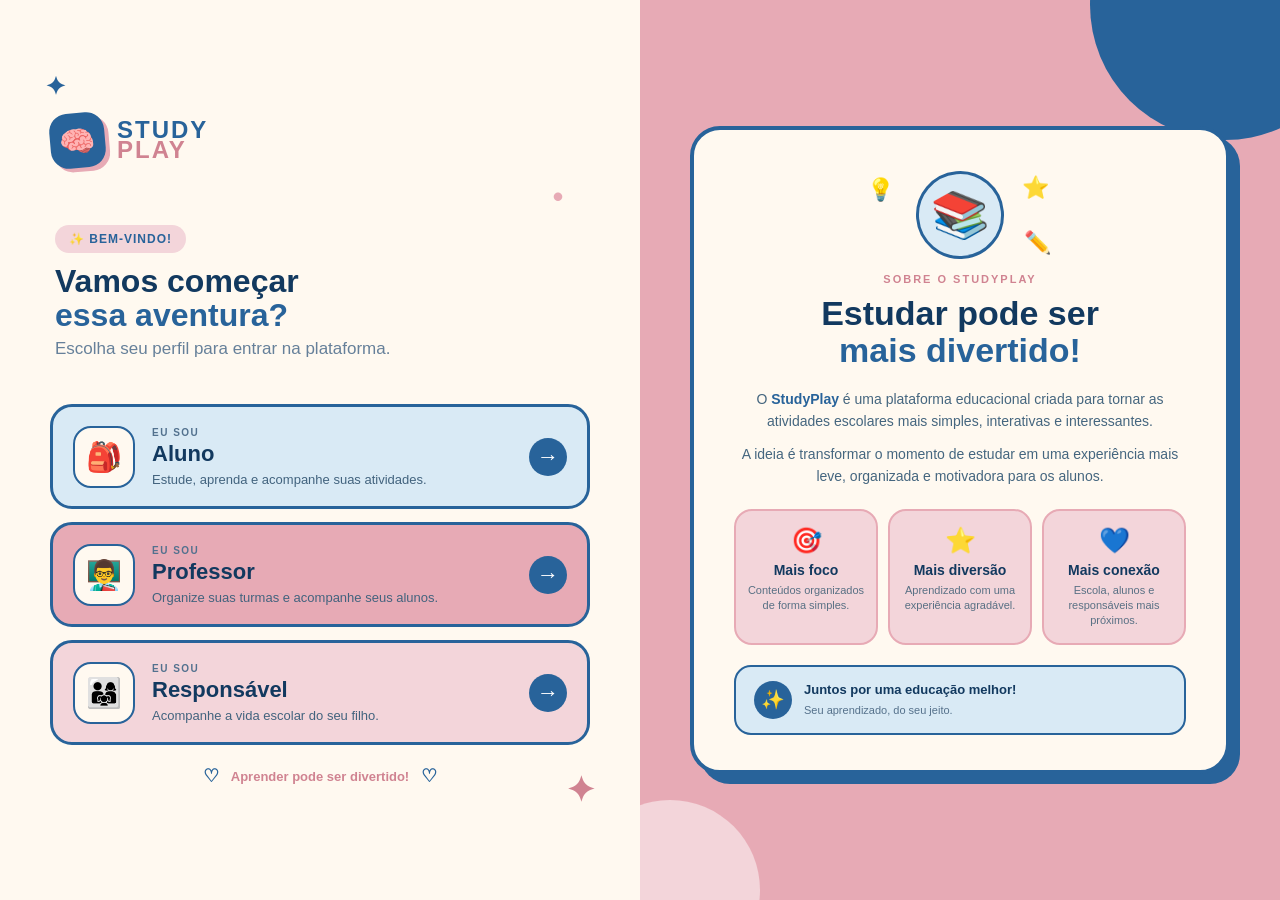
<file: index.html>
<!DOCTYPE html>
<html lang="pt-BR">

<head>

    <meta charset="UTF-8">

    <meta
        name="viewport"
        content="width=device-width, initial-scale=1.0"
    >

    <title>StudyPlay</title>

    <!-- CSS -->
    <link rel="stylesheet" href="style.css">

</head>


<body>


    <main class="pagina">


        <!-- =====================================
             LADO ESQUERDO
        ====================================== -->

        <section class="esquerda">


            <!-- Decorações -->

            <div class="decoracao decoracao-1">
                ✦
            </div>

            <div class="decoracao decoracao-2">
                ✦
            </div>

            <div class="decoracao decoracao-3">
                •
            </div>



            <div class="conteudo-login">


                <!-- =================================
                     LOGO
                ================================== -->

                <header class="logo">

                    <div class="logo-imagem">
                        🧠
                    </div>

                    <div class="logo-nome">

                        <span>
                            STUDY
                        </span>

                        <span>
                            PLAY
                        </span>

                    </div>

                </header>



                <!-- =================================
                     ESCOLHA DO PERFIL
                ================================== -->

                <div id="escolhaPerfil">


                    <!-- Boas-vindas -->

                    <div class="boas-vindas">

                        <span class="etiqueta">
                            ✨ BEM-VINDO!
                        </span>


                        <h1>

                            Vamos começar

                            <span>
                                essa aventura?
                            </span>

                        </h1>


                        <p>
                            Escolha seu perfil para
                            entrar na plataforma.
                        </p>

                    </div>



                    <!-- =================================
                         PERFIS
                    ================================== -->

                    <div class="perfis">


                        <!-- =============================
                             ALUNO
                        ============================== -->

                        <button
                            class="perfil aluno"
                            id="btnAluno"
                            type="button"
                        >

                            <div class="icone-perfil">
                                🎒
                            </div>


                            <div class="texto-perfil">

                                <small>
                                    EU SOU
                                </small>


                                <h2>
                                    Aluno
                                </h2>


                                <p>
                                    Estude, aprenda e acompanhe
                                    suas atividades.
                                </p>

                            </div>


                            <div class="seta">
                                →
                            </div>

                        </button>



                        <!-- =============================
                             PROFESSOR
                        ============================== -->

                        <button
                            class="perfil professor"
                            id="btnProfessor"
                            type="button"
                        >

                            <div class="icone-perfil">
                                👨‍🏫
                            </div>


                            <div class="texto-perfil">

                                <small>
                                    EU SOU
                                </small>


                                <h2>
                                    Professor
                                </h2>


                                <p>
                                    Organize suas turmas e
                                    acompanhe seus alunos.
                                </p>

                            </div>


                            <div class="seta">
                                →
                            </div>

                        </button>



                        <!-- =============================
                             RESPONSÁVEL
                        ============================== -->

                        <button
                            class="perfil responsavel"
                            id="btnResponsavel"
                            type="button"
                        >

                            <div class="icone-perfil">
                                👨‍👩‍👧
                            </div>


                            <div class="texto-perfil">

                                <small>
                                    EU SOU
                                </small>


                                <h2>
                                    Responsável
                                </h2>


                                <p>
                                    Acompanhe a vida escolar
                                    do seu filho.
                                </p>

                            </div>


                            <div class="seta">
                                →
                            </div>

                        </button>


                    </div>



                    <!-- Frase -->

                    <div class="frase-final">

                        <span>
                            ♡
                        </span>

                        <p>
                            Aprender pode ser divertido!
                        </p>

                        <span>
                            ♡
                        </span>

                    </div>


                </div>



                <!-- =====================================
                     FORMULÁRIO DO ALUNO
                ====================================== -->

                <div
                    id="formularioLogin"
                    class="formulario-login"
                    style="display: none;"
                >


                    <!-- Voltar -->

                    <button
                        type="button"
                        id="btnVoltar"
                        class="btn-voltar"
                    >

                        ← Voltar

                    </button>



                    <!-- Título -->

                    <div class="titulo-login">


                        <span class="etiqueta">
                            🎒 LOGIN DO ALUNO
                        </span>


                        <h1>
                            Olá, aluno! 👋
                        </h1>


                        <p>
                            Entre na sua conta para
                            continuar seus estudos.
                        </p>


                    </div>



                    <!-- =================================
                         FORMULÁRIO
                    ================================== -->

                    <form id="formLogin">


                        <!-- RA + DÍGITO -->

                        <div class="linha-campos">


                            <!-- RA -->

                            <div class="campo">

                                <label for="ra">
                                    RA
                                </label>


                                <input
                                    type="text"
                                    id="ra"
                                    name="ra"
                                    placeholder="Digite seu RA"
                                    autocomplete="username"
                                >

                            </div>



                            <!-- DÍGITO -->

                            <div class="campo campo-digito">

                                <label for="digito">
                                    Dígito
                                </label>


                                <input
                                    type="text"
                                    id="digito"
                                    name="digito"
                                    placeholder="00"
                                    maxlength="2"
                                >

                            </div>


                        </div>



                        <!-- =================================
                             SENHA
                        ================================== -->

                        <div class="campo">

                            <label for="senha">
                                Senha
                            </label>


                            <input
                                type="password"
                                id="senha"
                                name="senha"
                                placeholder="Digite sua senha"
                                autocomplete="current-password"
                            >

                        </div>



                        <!-- =================================
                             ESQUECEU SENHA
                        ================================== -->

                        <button
                            type="button"
                            id="btnEsqueceuSenha"
                            class="esqueceu-senha"
                        >

                            Esqueceu a senha?

                        </button>



                        <!-- =================================
                             ENTRAR
                        ================================== -->

                        <button
                            type="submit"
                            class="btn-entrar"
                        >

                            <span>
                                Entrar
                            </span>

                            <span>
                                →
                            </span>

                        </button>


                    </form>



                    <!-- Mensagem -->

                    <p
                        id="mensagemLogin"
                        class="mensagem-login"
                    ></p>


                </div>


            </div>

        </section>



        <!-- =====================================
             LADO DIREITO
        ====================================== -->

        <section class="direita">


            <!-- Decorações -->

            <div class="forma forma-topo"></div>

            <div class="forma forma-baixo"></div>


            <div class="estrela estrela-1">
                ✦
            </div>


            <div class="estrela estrela-2">
                ✦
            </div>



            <!-- =================================
                 CAIXA DE APRESENTAÇÃO
            ================================== -->

            <div class="apresentacao">


                <!-- Ilustração -->

                <div class="ilustracao">


                    <div class="circulo-ilustracao">
                        📚
                    </div>


                    <div class="mini-icone mini-1">
                        ⭐
                    </div>


                    <div class="mini-icone mini-2">
                        💡
                    </div>


                    <div class="mini-icone mini-3">
                        ✏️
                    </div>


                </div>



                <!-- Etiqueta -->

                <span class="etiqueta-direita">

                    SOBRE O STUDYPLAY

                </span>



                <!-- Título -->

                <h2>

                    Estudar pode ser

                    <span>
                        mais divertido!
                    </span>

                </h2>



                <!-- Descrição -->

                <p class="descricao">

                    O <strong>StudyPlay</strong> é uma plataforma
                    educacional criada para tornar as atividades
                    escolares mais simples, interativas e
                    interessantes.

                </p>


                <p class="descricao">

                    A ideia é transformar o momento de estudar
                    em uma experiência mais leve, organizada
                    e motivadora para os alunos.

                </p>



                <!-- =================================
                     BENEFÍCIOS
                ================================== -->

                <div class="beneficios">


                    <!-- Foco -->

                    <div class="beneficio">

                        <div class="beneficio-icone">
                            🎯
                        </div>


                        <div>

                            <h3>
                                Mais foco
                            </h3>


                            <p>
                                Conteúdos organizados
                                de forma simples.
                            </p>

                        </div>

                    </div>



                    <!-- Diversão -->

                    <div class="beneficio">

                        <div class="beneficio-icone">
                            ⭐
                        </div>


                        <div>

                            <h3>
                                Mais diversão
                            </h3>


                            <p>
                                Aprendizado com uma
                                experiência agradável.
                            </p>

                        </div>

                    </div>



                    <!-- Conexão -->

                    <div class="beneficio">

                        <div class="beneficio-icone">
                            💙
                        </div>


                        <div>

                            <h3>
                                Mais conexão
                            </h3>


                            <p>
                                Escola, alunos e responsáveis
                                mais próximos.
                            </p>

                        </div>

                    </div>


                </div>



                <!-- =================================
                     MENSAGEM FINAL
                ================================== -->

                <div class="mensagem">


                    <div class="mensagem-icone">
                        ✨
                    </div>


                    <div>

                        <strong>
                            Juntos por uma educação melhor!
                        </strong>


                        <span>
                            Seu aprendizado, do seu jeito.
                        </span>

                    </div>


                </div>


            </div>


        </section>


    </main>



    <!-- =====================================
         JAVASCRIPT
    ====================================== -->

    <script src="script.js"></script>

</body>

</html>
</file>
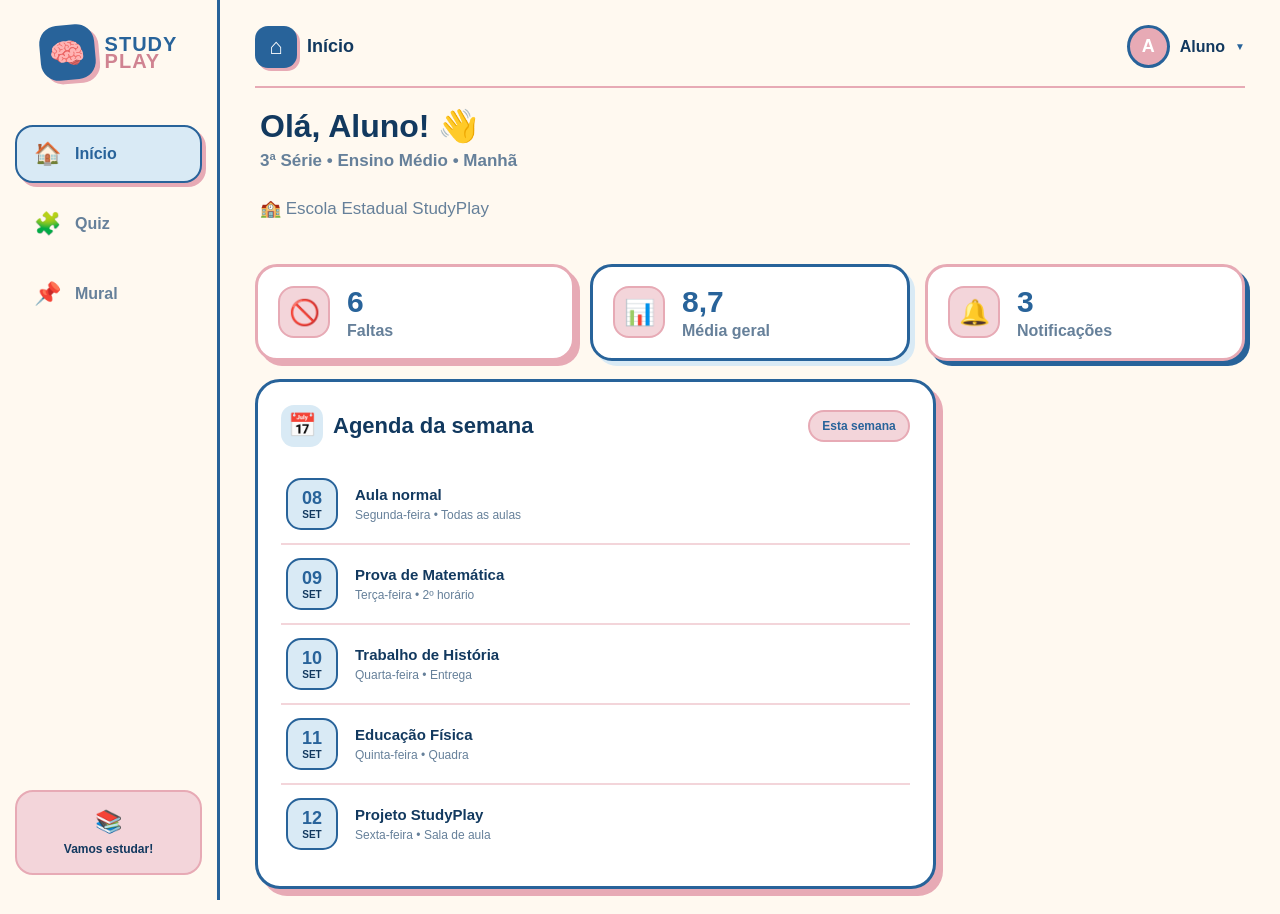
<file: home.html>
<!DOCTYPE html>
<html lang="pt-BR">

<head>
    <meta charset="UTF-8">
    <meta name="viewport" content="width=device-width, initial-scale=1.0">

    <title>StudyPlay - Início</title>

    <link rel="stylesheet" href="style.css">
</head>

<body class="pagina-home">

    <!-- =========================
         BARRA LATERAL
    ========================== -->

    <aside class="menu-lateral">

        <div class="logo-home">
            <span>🧠</span>

            <div>
                <strong>STUDY</strong>
                <strong>PLAY</strong>
            </div>
        </div>


        <nav class="navegacao">

    <button class="item-menu ativo">
        <span>🏠</span>
        <span>Início</span>
    </button>

    <a href="quiz.html" class="item-menu" id="btnQuiz">
        <span>🧩</span>
        <span>Quiz</span>
    </a>

    <a href="mural.html" class="item-menu" id="btnMural">
        <span>📌</span>
        <span>Mural</span>
    </a>

</nav>


        <div class="rodape-menu">
            📚
            <span>Vamos estudar!</span>
        </div>

    </aside>


    <!-- =========================
         CONTEÚDO PRINCIPAL
    ========================== -->

    <main class="conteudo-home">


        <!-- TOPO -->

        <header class="topo-home">

            <div class="titulo-topo">

                <span class="icone-casinha">⌂</span>

                <span>Início</span>

            </div>


            <div class="usuario-home">

                <div class="avatar-aluno">
                    A
                </div>

                <span id="nomeAlunoTopo">
                    Aluno
                </span>

                <span class="seta-perfil">
                    ▼
                </span>

            </div>

        </header>


        <!-- =========================
             INFORMAÇÕES DO ALUNO
        ========================== -->

        <section class="boas-vindas">

            <div>

                <h1 id="saudacaoAluno">
                    Olá, Aluno! 👋
                </h1>

                <p class="informacao-serie">
                    3ª Série • Ensino Médio • Manhã
                </p>

                <p class="informacao-escola">
                    🏫 Escola Estadual StudyPlay
                </p>

            </div>

        </section>


        <!-- =========================
             CARDS RESUMO
        ========================== -->

        <section class="cards-resumo">


            <!-- FALTAS -->

            <div class="card-resumo card-faltas">

                <div class="icone-card">
                    🚫
                </div>

                <div>

                    <span class="numero-card">
                        6
                    </span>

                    <p>
                        Faltas
                    </p>

                </div>

            </div>


            <!-- BOLETIM -->

            <div class="card-resumo card-boletim">

                <div class="icone-card">
                    📊
                </div>

                <div>

                    <span class="numero-card">
                        8,7
                    </span>

                    <p>
                        Média geral
                    </p>

                </div>

            </div>


            <!-- NOTIFICAÇÕES -->

            <div class="card-resumo card-notificacoes">

                <div class="icone-card">
                    🔔
                </div>

                <div>

                    <span class="numero-card">
                        3
                    </span>

                    <p>
                        Notificações
                    </p>

                </div>

            </div>

        </section>


        <!-- =========================
             ÁREA PRINCIPAL
        ========================== -->

        <section class="area-dashboard">


            <!-- =========================
                 AGENDA
            ========================== -->

            <div class="card-agenda">

                <div class="titulo-card">

                    <div>
                        <span class="emoji-titulo">📅</span>

                        <h2>
                            Agenda da semana
                        </h2>
                    </div>

                    <span class="semana">
                        Esta semana
                    </span>

                </div>


                <div class="lista-eventos">


                    <div class="evento">

                        <div class="data-evento">

                            <strong>
                                08
                            </strong>

                            <span>
                                SET
                            </span>

                        </div>

                        <div class="descricao-evento">

                            <strong>
                                Aula normal
                            </strong>

                            <span>
                                Segunda-feira • Todas as aulas
                            </span>

                        </div>

                    </div>


                    <div class="evento">

                        <div class="data-evento">

                            <strong>
                                09
                            </strong>

                            <span>
                                SET
                            </span>

                        </div>

                        <div class="descricao-evento">

                            <strong>
                                Prova de Matemática
                            </strong>

                            <span>
                                Terça-feira • 2º horário
                            </span>

                        </div>

                    </div>


                    <div class="evento">

                        <div class="data-evento">

                            <strong>
                                10
                            </strong>

                            <span>
                                SET
                            </span>

                        </div>

                        <div class="descricao-evento">

                            <strong>
                                Trabalho de História
                            </strong>

                            <span>
                                Quarta-feira • Entrega
                            </span>

                        </div>

                    </div>


                    <div class="evento">

                        <div class="data-evento">

                            <strong>
                                11
                            </strong>

                            <span>
                                SET
                            </span>

                        </div>

                        <div class="descricao-evento">

                            <strong>
                                Educação Física
                            </strong>

                            <span>
                                Quinta-feira • Quadra
                            </span>

                        </div>

                    </div>


                    <div class="evento">

                        <div class="data-evento">

                            <strong>
                                12
                            </strong>

                            <span>
                                SET
                            </span>

                        </div>

                        <div class="descricao-evento">

                            <strong>
                                Projeto StudyPlay
                            </strong>

                            <span>
                                Sexta-feira • Sala de aula
                            </span>

                        </div>

                    </div>

                </div>

            </div>


        

    </main>

    <script src="script.js"></script>

</body>

</html>
</file>
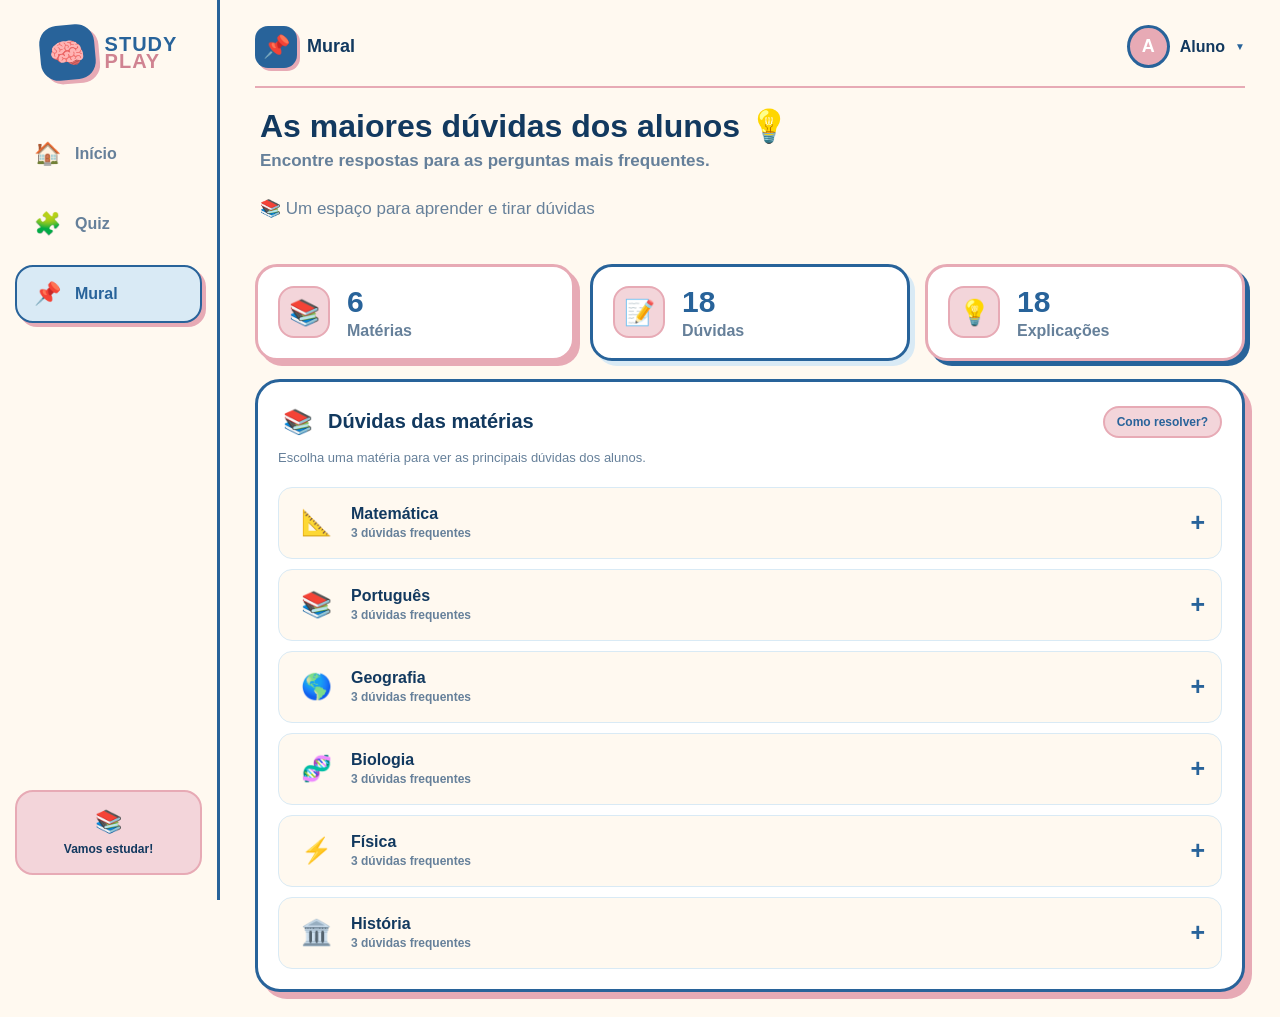
<file: mural.html>
<!DOCTYPE html>
<html lang="pt-BR">

<head>

    <meta charset="UTF-8">

    <meta name="viewport" content="width=device-width, initial-scale=1.0">

    <title>StudyPlay - Mural</title>

    <link rel="stylesheet" href="style.css">

    <style>

        /* =========================
           MURAL
        ========================== */

        .lista-duvidas {
            display: flex;
            flex-direction: column;
            gap: 10px;
            margin-top: 20px;
        }

        /* MATÉRIA */

        .materia-mural {
            width: 100%;
            background: #fff9f0;
            border: 1px solid #d9eaf5;
            border-radius: 14px;
            overflow: hidden;
            transition: 0.2s ease;
        }

        .materia-mural.aberta {
            background: #ffffff;
            border-color: #e7aab5;
        }

        .cabecalho-materia {
            width: 100%;
            min-height: 70px;
            padding: 12px 16px;

            display: flex;
            align-items: center;
            gap: 14px;

            border: none;
            background: transparent;

            color: #12395f;
            text-align: left;
            cursor: pointer;
        }

        .cabecalho-materia:hover {
            background: #f3d5da;
        }

        .icone-materia {
            width: 42px;
            min-width: 42px;

            display: flex;
            align-items: center;
            justify-content: center;

            font-size: 25px;
        }

        .texto-materia {
            flex: 1;

            display: flex;
            flex-direction: column;
            gap: 3px;
        }

        .nome-materia {
            color: #12395f;
            font-size: 16px;
            font-weight: 900;
        }

        .quantidade-materia {
            color: #66809a;
            font-size: 12px;
            font-weight: 600;
        }

        .seta-materia {
            color: #28639a;
            font-size: 25px;
            font-weight: 700;

            transition: transform 0.2s ease;
        }

        .materia-mural.aberta .seta-materia {
            transform: rotate(45deg);
        }


        /* =========================
           DÚVIDAS
        ========================== */

        .duvidas-materia {
            padding: 0 12px 12px;
        }

        .duvida-interna {
            margin-top: 7px;

            background: #fff9f0;
            border: 1px solid #d9eaf5;
            border-radius: 12px;

            overflow: hidden;
        }

        .pergunta-interna {
            width: 100%;
            min-height: 58px;

            padding: 10px 12px;

            display: flex;
            align-items: center;
            gap: 10px;

            border: none;
            background: transparent;

            color: #12395f;
            text-align: left;
            cursor: pointer;
        }

        .pergunta-interna:hover {
            background: #f3d5da;
        }

        .numero-duvida {
            width: 28px;
            height: 28px;
            min-width: 28px;

            display: flex;
            align-items: center;
            justify-content: center;

            border-radius: 50%;
            background: #d9eaf5;

            color: #28639a;
            font-size: 13px;
            font-weight: 900;
        }

        .texto-duvida {
            flex: 1;

            display: flex;
            flex-direction: column;
            gap: 2px;
        }

        .rotulo-duvida {
            color: #28639a;
            font-size: 10px;
            font-weight: 900;
            text-transform: uppercase;
        }

        .texto-duvida strong {
            color: #12395f;
            font-size: 13px;
            line-height: 1.4;
        }

        .mais-interna {
            color: #28639a;
            font-size: 22px;
            font-weight: 700;

            transition: transform 0.2s ease;
        }

        .duvida-interna.aberta .mais-interna {
            transform: rotate(45deg);
        }


        /* =========================
           AJUDA
        ========================== */

        .ajuda-interna {
            margin: 0 10px 10px;
            padding: 12px;

            display: flex;
            align-items: flex-start;
            gap: 10px;

            background: #d9eaf5;
            border-radius: 10px;

            color: #12395f;
        }

        .icone-ajuda {
            font-size: 21px;
        }

        .ajuda-interna strong {
            color: #28639a;
            font-size: 13px;
        }

        .ajuda-interna p {
            margin: 5px 0 0;

            color: #12395f;
            font-size: 12px;
            line-height: 1.5;
        }


        /* =========================
           RESPONSIVO
        ========================== */

        @media (max-width: 650px) {

            .cabecalho-materia {
                min-height: 64px;
                padding: 10px 12px;
                gap: 9px;
            }

            .icone-materia {
                width: 34px;
                min-width: 34px;
                font-size: 22px;
            }

            .nome-materia {
                font-size: 14px;
            }

            .quantidade-materia {
                font-size: 11px;
            }

            .duvidas-materia {
                padding: 0 8px 8px;
            }

            .pergunta-interna {
                min-height: 58px;
                padding: 9px;
            }

            .texto-duvida strong {
                font-size: 12px;
            }

            .ajuda-interna {
                margin: 0 8px 8px;
            }

        }

    </style>

</head>


<body class="pagina-home">


    <!-- =========================
         BARRA LATERAL
    ========================== -->

    <aside class="menu-lateral">

        <div class="logo-home">

            <span>🧠</span>

            <div>
                <strong>STUDY</strong>
                <strong>PLAY</strong>
            </div>

        </div>


        <nav class="navegacao">

            <a href="home.html" class="item-menu">

                <span>🏠</span>
                <span>Início</span>

            </a>


            <a href="quiz.html" class="item-menu">

                <span>🧩</span>
                <span>Quiz</span>

            </a>


            <a href="mural.html" class="item-menu ativo">

                <span>📌</span>
                <span>Mural</span>

            </a>

        </nav>


        <div class="rodape-menu">

            📚

            <span>
                Vamos estudar!
            </span>

        </div>

    </aside>



    <!-- =========================
         CONTEÚDO PRINCIPAL
    ========================== -->

    <main class="conteudo-home">


        <!-- TOPO -->

        <header class="topo-home">

            <div class="titulo-topo">

                <span class="icone-casinha">
                    📌
                </span>

                <span>
                    Mural
                </span>

            </div>


            <div class="usuario-home">

                <div class="avatar-aluno">
                    A
                </div>

                <span id="nomeAlunoTopo">
                    Aluno
                </span>

                <span class="seta-perfil">
                    ▼
                </span>

            </div>

        </header>



        <!-- =========================
             CABEÇALHO
        ========================== -->

        <section class="boas-vindas">

            <div>

                <h1>
                    As maiores dúvidas dos alunos 💡
                </h1>

                <p class="informacao-serie">
                    Encontre respostas para as perguntas mais frequentes.
                </p>

                <p class="informacao-escola">
                    📚 Um espaço para aprender e tirar dúvidas
                </p>

            </div>

        </section>



        <!-- =========================
             CARDS DE RESUMO
        ========================== -->

        <section class="cards-resumo">


            <div class="card-resumo card-faltas">

                <div class="icone-card">
                    📚
                </div>

                <div>

                    <span class="numero-card">
                        6
                    </span>

                    <p>
                        Matérias
                    </p>

                </div>

            </div>


            <div class="card-resumo card-boletim">

                <div class="icone-card">
                    📝
                </div>

                <div>

                    <span class="numero-card">
                        18
                    </span>

                    <p>
                        Dúvidas
                    </p>

                </div>

            </div>


            <div class="card-resumo card-notificacoes">

                <div class="icone-card">
                    💡
                </div>

                <div>

                    <span class="numero-card">
                        18
                    </span>

                    <p>
                        Explicações
                    </p>

                </div>

            </div>


        </section>



        <!-- =========================
             MURAL
        ========================== -->

        <section class="card-agenda mural-principal">


            <div class="titulo-card">

                <div>

                    <span class="emoji-titulo">
                        📚
                    </span>

                    <h2>
                        Dúvidas das matérias
                    </h2>

                </div>


                <span class="semana">
                    Como resolver?
                </span>

            </div>


            <p class="subtitulo-mural">
                Escolha uma matéria para ver as principais dúvidas dos alunos.
            </p>



            <!-- =========================
                 LISTA DE MATÉRIAS
            ========================== -->

            <div class="lista-duvidas">



                <!-- =========================
                     MATEMÁTICA
                ========================== -->

                <div class="materia-mural">


                    <button
                        type="button"
                        class="cabecalho-materia"
                    >

                        <span class="icone-materia">
                            📐
                        </span>

                        <span class="texto-materia">

                            <span class="nome-materia">
                                Matemática
                            </span>

                            <span class="quantidade-materia">
                                3 dúvidas frequentes
                            </span>

                        </span>

                        <span class="seta-materia">
                            +
                        </span>

                    </button>


                    <div class="duvidas-materia">


                        <!-- DÚVIDA 1 -->

                        <div class="duvida-interna">

                            <button
                                type="button"
                                class="pergunta-interna"
                            >

                                <span class="numero-duvida">
                                    1
                                </span>

                                <span class="texto-duvida">

                                    <span class="rotulo-duvida">
                                        Dúvida 1
                                    </span>

                                    <strong>
                                        Como resolvo uma equação do 2º grau?
                                    </strong>

                                </span>

                                <span class="mais-interna">
                                    +
                                </span>

                            </button>


                            <div class="ajuda-interna">

                                <span class="icone-ajuda">
                                    💡
                                </span>

                                <div>

                                    <strong>
                                        Ajuda
                                    </strong>

                                    <p>
                                        Primeiro identifique os valores de
                                        a, b e c na equação ax² + bx + c = 0.
                                        Depois calcule o delta usando
                                        Δ = b² − 4ac e utilize a fórmula
                                        de Bhaskara para encontrar as raízes.
                                    </p>

                                </div>

                            </div>

                        </div>



                        <!-- DÚVIDA 2 -->

                        <div class="duvida-interna">

                            <button
                                type="button"
                                class="pergunta-interna"
                            >

                                <span class="numero-duvida">
                                    2
                                </span>

                                <span class="texto-duvida">

                                    <span class="rotulo-duvida">
                                        Dúvida 2
                                    </span>

                                    <strong>
                                        Como saber se uma função é crescente ou decrescente?
                                    </strong>

                                </span>

                                <span class="mais-interna">
                                    +
                                </span>

                            </button>


                            <div class="ajuda-interna">

                                <span class="icone-ajuda">
                                    💡
                                </span>

                                <div>

                                    <strong>
                                        Ajuda
                                    </strong>

                                    <p>
                                        Em uma função afim f(x) = ax + b,
                                        observe o valor de a. Se a for
                                        positivo, a função é crescente.
                                        Se a for negativo, a função é
                                        decrescente.
                                    </p>

                                </div>

                            </div>

                        </div>



                        <!-- DÚVIDA 3 -->

                        <div class="duvida-interna">

                            <button
                                type="button"
                                class="pergunta-interna"
                            >

                                <span class="numero-duvida">
                                    3
                                </span>

                                <span class="texto-duvida">

                                    <span class="rotulo-duvida">
                                        Dúvida 3
                                    </span>

                                    <strong>
                                        Como calcular a probabilidade de um evento?
                                    </strong>

                                </span>

                                <span class="mais-interna">
                                    +
                                </span>

                            </button>


                            <div class="ajuda-interna">

                                <span class="icone-ajuda">
                                    💡
                                </span>

                                <div>

                                    <strong>
                                        Ajuda
                                    </strong>

                                    <p>
                                        Divida o número de resultados
                                        favoráveis pelo número total de
                                        resultados possíveis. O resultado
                                        pode ser apresentado como fração,
                                        decimal ou porcentagem.
                                    </p>

                                </div>

                            </div>

                        </div>


                    </div>

                </div>



                <!-- =========================
                     PORTUGUÊS
                ========================== -->

                <div class="materia-mural">


                    <button
                        type="button"
                        class="cabecalho-materia"
                    >

                        <span class="icone-materia">
                            📚
                        </span>

                        <span class="texto-materia">

                            <span class="nome-materia">
                                Português
                            </span>

                            <span class="quantidade-materia">
                                3 dúvidas frequentes
                            </span>

                        </span>

                        <span class="seta-materia">
                            +
                        </span>

                    </button>


                    <div class="duvidas-materia">


                        <!-- DÚVIDA 1 -->

                        <div class="duvida-interna">

                            <button
                                type="button"
                                class="pergunta-interna"
                            >

                                <span class="numero-duvida">
                                    1
                                </span>

                                <span class="texto-duvida">

                                    <span class="rotulo-duvida">
                                        Dúvida 1
                                    </span>

                                    <strong>
                                        Como identificar uma oração subordinada?
                                    </strong>

                                </span>

                                <span class="mais-interna">
                                    +
                                </span>

                            </button>


                            <div class="ajuda-interna">

                                <span class="icone-ajuda">
                                    💡
                                </span>

                                <div>

                                    <strong>
                                        Ajuda
                                    </strong>

                                    <p>
                                        Observe se uma oração depende
                                        sintaticamente de outra para
                                        completar seu sentido. Depois
                                        identifique a função que ela exerce
                                        no período.
                                    </p>

                                </div>

                            </div>

                        </div>



                        <!-- DÚVIDA 2 -->

                        <div class="duvida-interna">

                            <button
                                type="button"
                                class="pergunta-interna"
                            >

                                <span class="numero-duvida">
                                    2
                                </span>

                                <span class="texto-duvida">

                                    <span class="rotulo-duvida">
                                        Dúvida 2
                                    </span>

                                    <strong>
                                        Como diferenciar denotação de conotação?
                                    </strong>

                                </span>

                                <span class="mais-interna">
                                    +
                                </span>

                            </button>


                            <div class="ajuda-interna">

                                <span class="icone-ajuda">
                                    💡
                                </span>

                                <div>

                                    <strong>
                                        Ajuda
                                    </strong>

                                    <p>
                                        Denotação é o sentido literal
                                        de uma palavra. Conotação é o
                                        sentido figurado. Observe sempre
                                        o contexto em que a palavra foi
                                        utilizada.
                                    </p>

                                </div>

                            </div>

                        </div>



                        <!-- DÚVIDA 3 -->

                        <div class="duvida-interna">

                            <button
                                type="button"
                                class="pergunta-interna"
                            >

                                <span class="numero-duvida">
                                    3
                                </span>

                                <span class="texto-duvida">

                                    <span class="rotulo-duvida">
                                        Dúvida 3
                                    </span>

                                    <strong>
                                        Como encontrar a tese de um texto?
                                    </strong>

                                </span>

                                <span class="mais-interna">
                                    +
                                </span>

                            </button>


                            <div class="ajuda-interna">

                                <span class="icone-ajuda">
                                    💡
                                </span>

                                <div>

                                    <strong>
                                        Ajuda
                                    </strong>

                                    <p>
                                        Procure a ideia principal defendida
                                        pelo autor. A tese geralmente é
                                        apresentada na introdução ou pode
                                        ser identificada pela relação entre
                                        os argumentos do texto.
                                    </p>

                                </div>

                            </div>

                        </div>


                    </div>

                </div>



                <!-- =========================
                     GEOGRAFIA
                ========================== -->

                <div class="materia-mural">


                    <button
                        type="button"
                        class="cabecalho-materia"
                    >

                        <span class="icone-materia">
                            🌎
                        </span>

                        <span class="texto-materia">

                            <span class="nome-materia">
                                Geografia
                            </span>

                            <span class="quantidade-materia">
                                3 dúvidas frequentes
                            </span>

                        </span>

                        <span class="seta-materia">
                            +
                        </span>

                    </button>


                    <div class="duvidas-materia">


                        <!-- DÚVIDA 1 -->

                        <div class="duvida-interna">

                            <button
                                type="button"
                                class="pergunta-interna"
                            >

                                <span class="numero-duvida">
                                    1
                                </span>

                                <span class="texto-duvida">

                                    <span class="rotulo-duvida">
                                        Dúvida 1
                                    </span>

                                    <strong>
                                        Como interpretar uma escala em um mapa?
                                    </strong>

                                </span>

                                <span class="mais-interna">
                                    +
                                </span>

                            </button>


                            <div class="ajuda-interna">

                                <span class="icone-ajuda">
                                    💡
                                </span>

                                <div>

                                    <strong>
                                        Ajuda
                                    </strong>

                                    <p>
                                        A escala mostra a relação entre
                                        uma distância no mapa e a distância
                                        real. Em uma escala 1:100.000,
                                        cada 1 cm no mapa representa
                                        100.000 cm na realidade.
                                    </p>

                                </div>

                            </div>

                        </div>



                        <!-- DÚVIDA 2 -->

                        <div class="duvida-interna">

                            <button
                                type="button"
                                class="pergunta-interna"
                            >

                                <span class="numero-duvida">
                                    2
                                </span>

                                <span class="texto-duvida">

                                    <span class="rotulo-duvida">
                                        Dúvida 2
                                    </span>

                                    <strong>
                                        O que é globalização?
                                    </strong>

                                </span>

                                <span class="mais-interna">
                                    +
                                </span>

                            </button>


                            <div class="ajuda-interna">

                                <span class="icone-ajuda">
                                    💡
                                </span>

                                <div>

                                    <strong>
                                        Ajuda
                                    </strong>

                                    <p>
                                        Globalização é o processo de
                                        intensificação das relações
                                        econômicas, políticas, culturais
                                        e tecnológicas entre diferentes
                                        regiões do mundo.
                                    </p>

                                </div>

                            </div>

                        </div>



                        <!-- DÚVIDA 3 -->

                        <div class="duvida-interna">

                            <button
                                type="button"
                                class="pergunta-interna"
                            >

                                <span class="numero-duvida">
                                    3
                                </span>

                                <span class="texto-duvida">

                                    <span class="rotulo-duvida">
                                        Dúvida 3
                                    </span>

                                    <strong>
                                        Como entender a transição demográfica?
                                    </strong>

                                </span>

                                <span class="mais-interna">
                                    +
                                </span>

                            </button>


                            <div class="ajuda-interna">

                                <span class="icone-ajuda">
                                    💡
                                </span>

                                <div>

                                    <strong>
                                        Ajuda
                                    </strong>

                                    <p>
                                        A transição demográfica representa
                                        mudanças nas taxas de natalidade e
                                        mortalidade de uma população ao longo
                                        do desenvolvimento de uma sociedade.
                                    </p>

                                </div>

                            </div>

                        </div>


                    </div>

                </div>



                <!-- =========================
                     BIOLOGIA
                ========================== -->

                <div class="materia-mural">


                    <button
                        type="button"
                        class="cabecalho-materia"
                    >

                        <span class="icone-materia">
                            🧬
                        </span>

                        <span class="texto-materia">

                            <span class="nome-materia">
                                Biologia
                            </span>

                            <span class="quantidade-materia">
                                3 dúvidas frequentes
                            </span>

                        </span>

                        <span class="seta-materia">
                            +
                        </span>

                    </button>


                    <div class="duvidas-materia">


                        <!-- DÚVIDA 1 -->

                        <div class="duvida-interna">

                            <button
                                type="button"
                                class="pergunta-interna"
                            >

                                <span class="numero-duvida">
                                    1
                                </span>

                                <span class="texto-duvida">

                                    <span class="rotulo-duvida">
                                        Dúvida 1
                                    </span>

                                    <strong>
                                        Como funciona a divisão celular?
                                    </strong>

                                </span>

                                <span class="mais-interna">
                                    +
                                </span>

                            </button>


                            <div class="ajuda-interna">

                                <span class="icone-ajuda">
                                    💡
                                </span>

                                <div>

                                    <strong>
                                        Ajuda
                                    </strong>

                                    <p>
                                        A divisão celular permite que uma
                                        célula origine novas células.
                                        A mitose produz duas células
                                        semelhantes, enquanto a meiose
                                        participa da formação de células
                                        reprodutivas.
                                    </p>

                                </div>

                            </div>

                        </div>



                        <!-- DÚVIDA 2 -->

                        <div class="duvida-interna">

                            <button
                                type="button"
                                class="pergunta-interna"
                            >

                                <span class="numero-duvida">
                                    2
                                </span>

                                <span class="texto-duvida">

                                    <span class="rotulo-duvida">
                                        Dúvida 2
                                    </span>

                                    <strong>
                                        Qual é a função do DNA?
                                    </strong>

                                </span>

                                <span class="mais-interna">
                                    +
                                </span>

                            </button>


                            <div class="ajuda-interna">

                                <span class="icone-ajuda">
                                    💡
                                </span>

                                <div>

                                    <strong>
                                        Ajuda
                                    </strong>

                                    <p>
                                        O DNA armazena as informações
                                        genéticas dos seres vivos.
                                        Essas informações participam
                                        da produção de proteínas e
                                        ajudam a determinar características
                                        celulares.
                                    </p>

                                </div>

                            </div>

                        </div>



                        <!-- DÚVIDA 3 -->

                        <div class="duvida-interna">

                            <button
                                type="button"
                                class="pergunta-interna"
                            >

                                <span class="numero-duvida">
                                    3
                                </span>

                                <span class="texto-duvida">

                                    <span class="rotulo-duvida">
                                        Dúvida 3
                                    </span>

                                    <strong>
                                        Como funciona a seleção natural?
                                    </strong>

                                </span>

                                <span class="mais-interna">
                                    +
                                </span>

                            </button>


                            <div class="ajuda-interna">

                                <span class="icone-ajuda">
                                    💡
                                </span>

                                <div>

                                    <strong>
                                        Ajuda
                                    </strong>

                                    <p>
                                        Indivíduos com características
                                        favoráveis à sobrevivência e
                                        reprodução tendem a deixar mais
                                        descendentes. Ao longo das
                                        gerações, essas características
                                        podem se tornar mais frequentes.
                                    </p>

                                </div>

                            </div>

                        </div>


                    </div>

                </div>



                <!-- =========================
                     FÍSICA
                ========================== -->

                <div class="materia-mural">


                    <button
                        type="button"
                        class="cabecalho-materia"
                    >

                        <span class="icone-materia">
                            ⚡
                        </span>

                        <span class="texto-materia">

                            <span class="nome-materia">
                                Física
                            </span>

                            <span class="quantidade-materia">
                                3 dúvidas frequentes
                            </span>

                        </span>

                        <span class="seta-materia">
                            +
                        </span>

                    </button>


                    <div class="duvidas-materia">


                        <!-- DÚVIDA 1 -->

                        <div class="duvida-interna">

                            <button
                                type="button"
                                class="pergunta-interna"
                            >

                                <span class="numero-duvida">
                                    1
                                </span>

                                <span class="texto-duvida">

                                    <span class="rotulo-duvida">
                                        Dúvida 1
                                    </span>

                                    <strong>
                                        Como calcular a velocidade média?
                                    </strong>

                                </span>

                                <span class="mais-interna">
                                    +
                                </span>

                            </button>


                            <div class="ajuda-interna">

                                <span class="icone-ajuda">
                                    💡
                                </span>

                                <div>

                                    <strong>
                                        Ajuda
                                    </strong>

                                    <p>
                                        Use a fórmula Vm = ΔS / Δt.
                                        Divida a variação da posição,
                                        ou distância percorrida,
                                        pelo intervalo de tempo.
                                    </p>

                                </div>

                            </div>

                        </div>



                        <!-- DÚVIDA 2 -->

                        <div class="duvida-interna">

                            <button
                                type="button"
                                class="pergunta-interna"
                            >

                                <span class="numero-duvida">
                                    2
                                </span>

                                <span class="texto-duvida">

                                    <span class="rotulo-duvida">
                                        Dúvida 2
                                    </span>

                                    <strong>
                                        Como aplicar a segunda lei de Newton?
                                    </strong>

                                </span>

                                <span class="mais-interna">
                                    +
                                </span>

                            </button>


                            <div class="ajuda-interna">

                                <span class="icone-ajuda">
                                    💡
                                </span>

                                <div>

                                    <strong>
                                        Ajuda
                                    </strong>

                                    <p>
                                        A segunda lei de Newton é
                                        representada por F = m · a.
                                        A força resultante é igual à
                                        massa do corpo multiplicada
                                        pela sua aceleração.
                                    </p>

                                </div>

                            </div>

                        </div>



                        <!-- DÚVIDA 3 -->

                        <div class="duvida-interna">

                            <button
                                type="button"
                                class="pergunta-interna"
                            >

                                <span class="numero-duvida">
                                    3
                                </span>

                                <span class="texto-duvida">

                                    <span class="rotulo-duvida">
                                        Dúvida 3
                                    </span>

                                    <strong>
                                        Como calcular a energia cinética?
                                    </strong>

                                </span>

                                <span class="mais-interna">
                                    +
                                </span>

                            </button>


                            <div class="ajuda-interna">

                                <span class="icone-ajuda">
                                    💡
                                </span>

                                <div>

                                    <strong>
                                        Ajuda
                                    </strong>

                                    <p>
                                        A energia cinética é calculada
                                        pela fórmula Ec = m · v² / 2.
                                        Observe a massa do corpo e sua
                                        velocidade antes de substituir
                                        os valores.
                                    </p>

                                </div>

                            </div>

                        </div>


                    </div>

                </div>



                <!-- =========================
                     HISTÓRIA
                ========================== -->

                <div class="materia-mural">


                    <button
                        type="button"
                        class="cabecalho-materia"
                    >

                        <span class="icone-materia">
                            🏛️
                        </span>

                        <span class="texto-materia">

                            <span class="nome-materia">
                                História
                            </span>

                            <span class="quantidade-materia">
                                3 dúvidas frequentes
                            </span>

                        </span>

                        <span class="seta-materia">
                            +
                        </span>

                    </button>


                    <div class="duvidas-materia">


                        <!-- DÚVIDA 1 -->

                        <div class="duvida-interna">

                            <button
                                type="button"
                                class="pergunta-interna"
                            >

                                <span class="numero-duvida">
                                    1
                                </span>

                                <span class="texto-duvida">

                                    <span class="rotulo-duvida">
                                        Dúvida 1
                                    </span>

                                    <strong>
                                        Como entender as causas da Revolução Francesa?
                                    </strong>

                                </span>

                                <span class="mais-interna">
                                    +
                                </span>

                            </button>


                            <div class="ajuda-interna">

                                <span class="icone-ajuda">
                                    💡
                                </span>

                                <div>

                                    <strong>
                                        Ajuda
                                    </strong>

                                    <p>
                                        Organize as causas em grupos:
                                        crise econômica, desigualdade
                                        social, problemas políticos e
                                        influência das ideias iluministas.
                                        A combinação desses fatores ajudou
                                        a provocar a revolução.
                                    </p>

                                </div>

                            </div>

                        </div>



                        <!-- DÚVIDA 2 -->

                        <div class="duvida-interna">

                            <button
                                type="button"
                                class="pergunta-interna"
                            >

                                <span class="numero-duvida">
                                    2
                                </span>

                                <span class="texto-duvida">

                                    <span class="rotulo-duvida">
                                        Dúvida 2
                                    </span>

                                    <strong>
                                        O que foi a Revolução Industrial?
                                    </strong>

                                </span>

                                <span class="mais-interna">
                                    +
                                </span>

                            </button>


                            <div class="ajuda-interna">

                                <span class="icone-ajuda">
                                    💡
                                </span>

                                <div>

                                    <strong>
                                        Ajuda
                                    </strong>

                                    <p>
                                        Foi um processo de grandes
                                        transformações econômicas e
                                        sociais iniciado na Inglaterra
                                        no século XVIII, marcado pela
                                        mecanização da produção e pelo
                                        crescimento das fábricas.
                                    </p>

                                </div>

                            </div>

                        </div>



                        <!-- DÚVIDA 3 -->

                        <div class="duvida-interna">

                            <button
                                type="button"
                                class="pergunta-interna"
                            >

                                <span class="numero-duvida">
                                    3
                                </span>

                                <span class="texto-duvida">

                                    <span class="rotulo-duvida">
                                        Dúvida 3
                                    </span>

                                    <strong>
                                        Como entender a Era Vargas?
                                    </strong>

                                </span>

                                <span class="mais-interna">
                                    +
                                </span>

                            </button>


                            <div class="ajuda-interna">

                                <span class="icone-ajuda">
                                    💡
                                </span>

                                <div>

                                    <strong>
                                        Ajuda
                                    </strong>

                                    <p>
                                        Para estudar a Era Vargas,
                                        organize o período em suas
                                        diferentes fases e observe
                                        as mudanças políticas, econômicas
                                        e sociais ocorridas no Brasil.
                                    </p>

                                </div>

                            </div>

                        </div>


                    </div>

                </div>


            </div>

        </section>


    </main>



    <!-- =========================
         JAVASCRIPT
    ========================== -->

    <script>

        /* =========================
           NOME DO ALUNO
        ========================== */

        const nomeAluno = sessionStorage.getItem("nomeAluno");

        if (nomeAluno) {

            const nomeTopo =
                document.getElementById("nomeAlunoTopo");

            if (nomeTopo) {
                nomeTopo.textContent = nomeAluno;
            }

        }


        /* =========================
           ABRIR E FECHAR MATÉRIAS
        ========================== */

        const materias =
            document.querySelectorAll(".materia-mural");


        materias.forEach(function (materia) {

            const botaoMateria =
                materia.querySelector(".cabecalho-materia");

            const duvidas =
                materia.querySelector(".duvidas-materia");


            /* Começa fechado */

            duvidas.style.display = "none";


            botaoMateria.addEventListener("click", function () {

                const aberta =
                    materia.classList.toggle("aberta");


                if (aberta) {

                    duvidas.style.display = "block";

                    botaoMateria.setAttribute(
                        "aria-expanded",
                        "true"
                    );

                } else {

                    duvidas.style.display = "none";

                    botaoMateria.setAttribute(
                        "aria-expanded",
                        "false"
                    );

                }

            });

        });


        /* =========================
           ABRIR E FECHAR DÚVIDAS
        ========================== */

        const duvidas =
            document.querySelectorAll(".duvida-interna");


        duvidas.forEach(function (duvida) {

            const botao =
                duvida.querySelector(".pergunta-interna");

            const ajuda =
                duvida.querySelector(".ajuda-interna");


            /* Começa fechado */

            ajuda.style.display = "none";


            botao.addEventListener("click", function () {

                const aberta =
                    duvida.classList.toggle("aberta");


                if (aberta) {

                    ajuda.style.display = "flex";

                    botao.setAttribute(
                        "aria-expanded",
                        "true"
                    );

                } else {

                    ajuda.style.display = "none";

                    botao.setAttribute(
                        "aria-expanded",
                        "false"
                    );

                }

            });

        });

    </script>


</body>

</html>
</file>
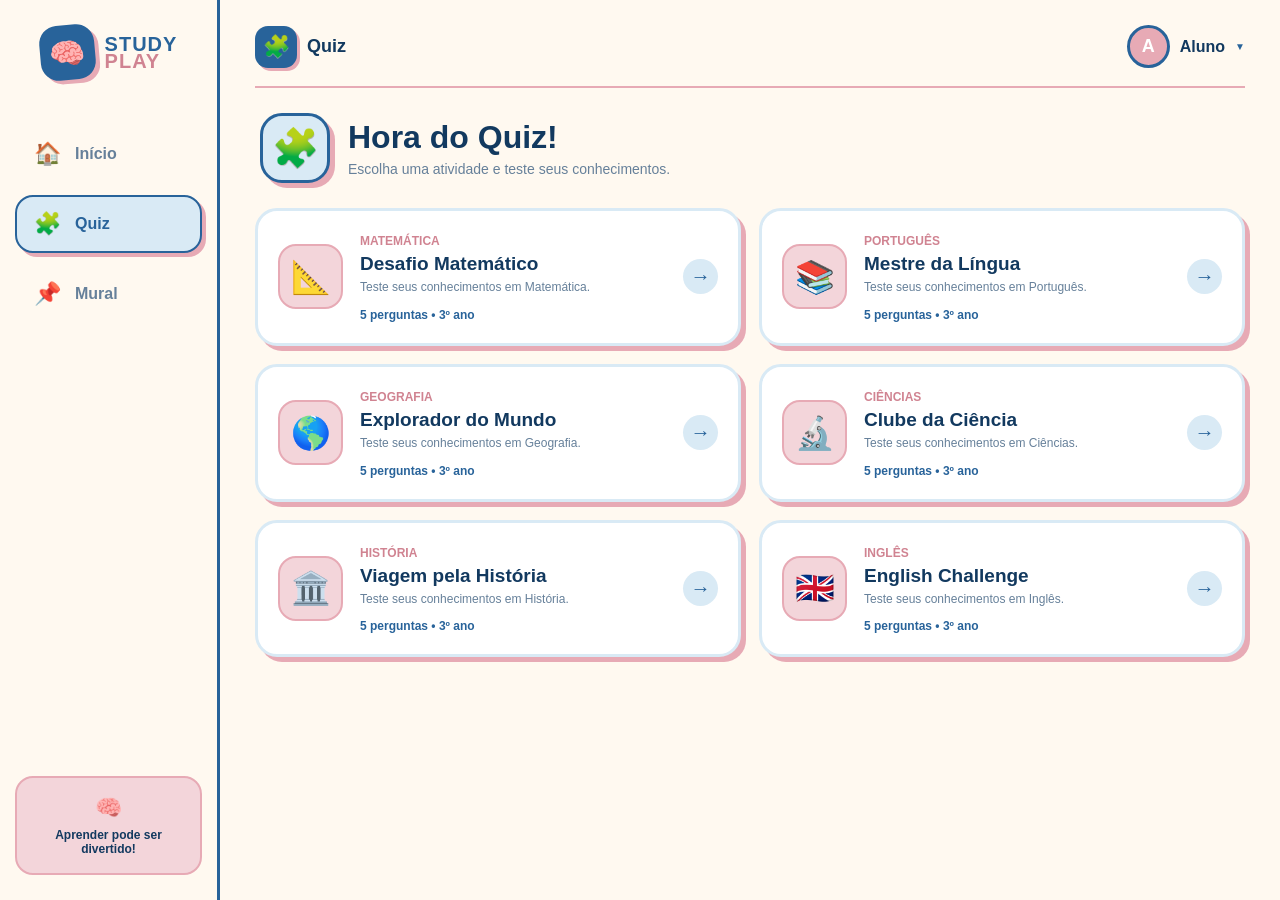
<file: quiz.html>
<!DOCTYPE html>
<html lang="pt-BR">

<head>
    <meta charset="UTF-8">
    <meta name="viewport" content="width=device-width, initial-scale=1.0">
    <title>StudyPlay - Quiz</title>
    <link rel="stylesheet" href="style.css">
</head>

<body class="pagina-home pagina-quiz">

    <!-- =========================
         MENU LATERAL
    ========================== -->
    <aside class="menu-lateral">

        <div class="logo-home">
            <span>🧠</span>

            <div>
                <strong>STUDY</strong>
                <strong>PLAY</strong>
            </div>
        </div>

        <nav class="navegacao">

            <a href="home.html" class="item-menu" id="btnInicioQuiz">
                <span>🏠</span>
                <span>Início</span>
            </a>

            <a href="quiz.html" class="item-menu ativo">
                <span>🧩</span>
                <span>Quiz</span>
            </a>

            <a href="mural.html" class="item-menu" id="btnMural">
                <span>📌</span>
                <span>Mural</span>
            </a>

        </nav>

        <div class="rodape-menu">
            🧠
            <span>
                Aprender pode ser divertido!
            </span>
        </div>

    </aside>


    <!-- =========================
         CONTEÚDO
    ========================== -->
    <main class="conteudo-home">

        <!-- TOPO -->
        <header class="topo-home">

            <div class="titulo-topo">
                <span class="icone-casinha">
                    🧩
                </span>

                <span>
                    Quiz
                </span>
            </div>

            <div class="usuario-home">

                <div class="avatar-aluno">
                    A
                </div>

                <span id="nomeAlunoQuiz">
                    Aluno
                </span>

                <span class="seta-perfil">
                    ▼
                </span>

            </div>

        </header>


        <!-- =========================
             CABEÇALHO DO QUIZ
        ========================== -->
        <section class="cabecalho-quiz">

            <span class="emoji-quiz-grande">
                🧩
            </span>

            <div>

                <h1>
                    Hora do Quiz!
                </h1>

                <p>
                    Escolha uma atividade e teste seus conhecimentos.
                </p>

            </div>

        </section>


        <!-- =========================
             LISTA DE QUIZZES
        ========================== -->
        <section
            class="lista-quizzes"
            id="listaQuizzes"
        >
            <!-- Os quizzes são criados pelo quiz.js -->
        </section>


        <!-- =========================
             ÁREA DA ATIVIDADE
        ========================== -->
        <section
            class="area-atividade"
            id="areaAtividade"
            style="display: none;"
        >

            <button
                type="button"
                class="botao-voltar-quiz"
                id="btnVoltarLista"
            >
                ← Voltar para os quizzes
            </button>


            <div class="card-atividade">

                <!-- TOPO DA ATIVIDADE -->
                <div class="topo-atividade">

                    <div>

                        <span
                            id="emojiAtividade"
                            class="emoji-atividade"
                        >
                            🧩
                        </span>

                        <div>

                            <h2 id="tituloAtividade">
                                Quiz
                            </h2>

                            <p id="materiaAtividade">
                                Matéria
                            </p>

                        </div>

                    </div>


                    <div class="pontuacao">

                        <span>
                            Pontuação
                        </span>

                        <strong id="pontuacaoAtual">
                            0
                        </strong>

                    </div>

                </div>


                <!-- PROGRESSO -->
                <div class="progresso-container">

                    <div
                        class="progresso"
                        id="progressoQuiz"
                    ></div>

                </div>


                <!-- PERGUNTA -->
                <p
                    class="contador-pergunta"
                    id="contadorPergunta"
                >
                    Pergunta 1 de 5
                </p>


                <div class="pergunta-container">

                    <h3 id="perguntaQuiz">
                        Pergunta
                    </h3>


                    <div
                        class="alternativas"
                        id="alternativasQuiz"
                    >
                    </div>


                    <div
                        class="feedback-quiz"
                        id="feedbackQuiz"
                    >
                    </div>


                    <button
                        type="button"
                        id="btnProxima"
                    >
                        Próxima pergunta →
                    </button>

                </div>

            </div>

        </section>


        <!-- =========================
             RESULTADO
        ========================== -->
        <section
            class="resultado-quiz"
            id="resultadoQuiz"
            style="display: none;"
        >

            <div class="resultado-emoji">
                🎉
            </div>

            <h2>
                Quiz concluído!
            </h2>

            <p>
                Você terminou esta atividade.
            </p>


            <div class="resultado-pontuacao">

                <span>
                    Sua pontuação
                </span>

                <strong id="pontuacaoFinal">
                    0/5
                </strong>

            </div>


            <p
                id="mensagemResultado"
                class="mensagem-resultado"
            >
            </p>


            <button
                type="button"
                class="botao-refazer"
                id="btnRefazer"
            >
                🔄 Refazer quiz
            </button>


            <button
                type="button"
                class="botao-voltar-lista"
                id="btnEscolherOutro"
            >
                🧩 Escolher outro quiz
            </button>

        </section>

    </main>


    <!-- JAVASCRIPT DO QUIZ -->
    <script src="quiz.js"></script>

</body>
</html>
</file>
<file: style.css>
/* =====================================
   RESET
===================================== */

* {
    margin: 0;
    padding: 0;
    box-sizing: border-box;
}


body {
    min-height: 100vh;

    font-family: Arial, Helvetica, sans-serif;

    background: #fff9f0;

    color: #12395f;

    overflow-x: hidden;
}


/* =====================================
   TELA
===================================== */

.pagina {
    min-height: 100vh;

    display: flex;
}


/* =====================================
   LADO ESQUERDO
===================================== */

.esquerda {

    width: 50%;

    min-height: 100vh;

    background: #fff9f0;

    position: relative;

    display: flex;

    justify-content: center;

    align-items: center;

    padding: 50px;

    overflow: hidden;
}


.conteudo-login {

    width: 100%;

    max-width: 560px;

    position: relative;

    z-index: 2;
}


/* =====================================
   LOGO
===================================== */

.logo {

    display: flex;

    align-items: center;

    gap: 12px;

    margin-bottom: 35px;
}


.logo-imagem {

    width: 55px;
    height: 55px;

    display: flex;

    align-items: center;
    justify-content: center;

    background: #28639a;

    border-radius: 18px;

    font-size: 29px;

    transform: rotate(-5deg);

    box-shadow: 4px 4px 0 #e7aab5;
}


.logo-nome {

    display: flex;

    flex-direction: column;

    line-height: 0.85;

    font-size: 24px;

    font-weight: 900;

    letter-spacing: 2px;
}


.logo-nome span:first-child {
    color: #28639a;
}


.logo-nome span:last-child {
    color: #d08391;
}


/* =====================================
   BOAS-VINDAS
===================================== */

.etiqueta {

    display: inline-block;

    padding: 7px 14px;

    border-radius: 30px;

    background: #f3d5da;

    color: #28639a;

    font-size: 12px;

    font-weight: 900;

    letter-spacing: 1px;

    margin-bottom: 12px;
}


.boas-vindas h1 {

    color: #12395f;

    font-size: 42px;

    line-height: 1.05;

    margin-bottom: 12px;

    font-weight: 900;
}


.boas-vindas h1 span {

    display: block;

    color: #28639a;
}


.boas-vindas p {

    color: #66809a;

    font-size: 17px;

    margin-bottom: 27px;
}


/* =====================================
   PERFIS
===================================== */

.perfis {

    display: flex;

    flex-direction: column;

    gap: 13px;
}


.perfil {

    width: 100%;

    min-height: 105px;

    border: 3px solid #28639a;

    border-radius: 22px;

    padding: 16px 20px;

    display: flex;

    align-items: center;

    gap: 17px;

    text-align: left;

    cursor: pointer;

    color: #12395f;

    position: relative;

    transition: 0.25s ease;
}


.perfil:hover {

    transform: translateX(7px);

    box-shadow: 5px 6px 0 #28639a;
}


.perfil:active {

    transform: translateX(3px);

    box-shadow: 2px 3px 0 #28639a;
}


/* =====================================
   CORES DOS PERFIS
===================================== */

.aluno {
    background: #d9eaf5;
}


.professor {
    background: #e7aab5;
}


.responsavel {
    background: #f3d5da;
}


/* =====================================
   ÍCONES
===================================== */

.icone-perfil {

    width: 62px;
    height: 62px;

    flex-shrink: 0;

    background: #fff9f0;

    border: 2px solid #28639a;

    border-radius: 18px;

    display: flex;

    align-items: center;
    justify-content: center;

    font-size: 29px;
}


/* =====================================
   TEXTO DOS PERFIS
===================================== */

.texto-perfil {

    flex: 1;
}


.texto-perfil small {

    color: #52718e;

    font-size: 10px;

    font-weight: 900;

    letter-spacing: 1.5px;
}


.texto-perfil h2 {

    color: #12395f;

    font-size: 22px;

    margin: 2px 0 4px;

    font-weight: 900;
}


.texto-perfil p {

    color: #42637e;

    font-size: 13px;

    line-height: 1.35;
}


/* =====================================
   SETA
===================================== */

.seta {

    width: 38px;
    height: 38px;

    border-radius: 50%;

    background: #28639a;

    color: white;

    display: flex;

    align-items: center;
    justify-content: center;

    font-size: 22px;

    transition: 0.2s;
}


.perfil:hover .seta {

    transform: translateX(4px);
}


/* =====================================
   FRASE FINAL
===================================== */

.frase-final {

    display: flex;

    justify-content: center;

    align-items: center;

    gap: 12px;

    margin-top: 20px;

    color: #d08391;

    font-size: 13px;

    font-weight: bold;
}


.frase-final span {

    font-size: 18px;

    color: #28639a;
}


/* =====================================
   DECORAÇÕES ESQUERDA
===================================== */

.decoracao {

    position: absolute;

    color: #28639a;

    font-weight: bold;
}


.decoracao-1 {

    top: 8%;

    left: 7%;

    font-size: 25px;
}


.decoracao-2 {

    bottom: 10%;

    right: 7%;

    font-size: 35px;

    color: #d08391;
}


.decoracao-3 {

    top: 20%;

    right: 12%;

    font-size: 30px;

    color: #e7aab5;
}


/* =====================================
   LADO DIREITO
===================================== */

.direita {

    width: 50%;

    min-height: 100vh;

    background: #e7aab5;

    position: relative;

    display: flex;

    justify-content: center;

    align-items: center;

    padding: 50px;

    overflow: hidden;
}


/* =====================================
   FORMAS
===================================== */

.forma {

    position: absolute;

    border-radius: 50%;
}


.forma-topo {

    width: 270px;
    height: 270px;

    background: #28639a;

    top: -130px;
    right: -80px;
}


.forma-baixo {

    width: 180px;
    height: 180px;

    background: #f3d5da;

    bottom: -80px;
    left: -60px;
}


/* =====================================
   ESTRELAS
===================================== */

.estrela {

    position: absolute;

    color: #28639a;

    font-size: 30px;

    z-index: 1;
}


.estrela-1 {

    top: 17%;

    left: 10%;

    transform: rotate(20deg);
}


.estrela-2 {

    bottom: 14%;

    right: 12%;

    font-size: 40px;
}


/* =====================================
   APRESENTAÇÃO
===================================== */

.apresentacao {

    width: 100%;

    max-width: 590px;

    background: #fff9f0;

    border: 4px solid #28639a;

    border-radius: 30px;

    padding: 35px 40px;

    position: relative;

    z-index: 3;

    box-shadow: 10px 10px 0 #28639a;
}


/* =====================================
   ILUSTRAÇÃO
===================================== */

.ilustracao {

    height: 100px;

    position: relative;

    display: flex;

    justify-content: center;

    align-items: center;

    margin-bottom: 8px;
}


.circulo-ilustracao {

    width: 88px;
    height: 88px;

    background: #d9eaf5;

    border: 3px solid #28639a;

    border-radius: 50%;

    display: flex;

    justify-content: center;

    align-items: center;

    font-size: 46px;

    transform: rotate(-5deg);
}


.mini-icone {

    position: absolute;

    font-size: 22px;
}


.mini-1 {

    margin-left: 150px;

    margin-top: -55px;
}


.mini-2 {

    margin-left: -160px;

    margin-top: -50px;
}


.mini-3 {

    margin-left: 155px;

    margin-top: 55px;
}


/* =====================================
   ETIQUETA DIREITA
===================================== */

.etiqueta-direita {

    display: block;

    text-align: center;

    color: #d08391;

    font-size: 11px;

    font-weight: 900;

    letter-spacing: 2px;

    margin-bottom: 10px;
}


/* =====================================
   TÍTULO DIREITA
===================================== */

.apresentacao h2 {

    color: #12395f;

    text-align: center;

    font-size: 34px;

    line-height: 1.1;

    font-weight: 900;

    margin-bottom: 18px;
}


.apresentacao h2 span {

    display: block;

    color: #28639a;
}


/* =====================================
   DESCRIÇÃO
===================================== */

.descricao {

    color: #45667f;

    font-size: 14px;

    line-height: 1.6;

    text-align: center;

    margin-bottom: 10px;
}


.descricao strong {

    color: #28639a;
}


/* =====================================
   BENEFÍCIOS
===================================== */

.beneficios {

    display: grid;

    grid-template-columns: repeat(3, 1fr);

    gap: 10px;

    margin-top: 22px;
}


.beneficio {

    background: #f3d5da;

    border: 2px solid #e7aab5;

    border-radius: 18px;

    padding: 15px 10px;

    text-align: center;

    transition: 0.2s;
}


.beneficio:hover {

    transform: translateY(-4px);

    border-color: #28639a;
}


.beneficio-icone {

    font-size: 25px;

    margin-bottom: 7px;
}


.beneficio h3 {

    color: #12395f;

    font-size: 14px;

    margin-bottom: 5px;
}


.beneficio p {

    color: #587084;

    font-size: 11px;

    line-height: 1.35;
}


/* =====================================
   MENSAGEM FINAL
===================================== */

.mensagem {

    margin-top: 20px;

    padding: 14px 18px;

    background: #d9eaf5;

    border-radius: 17px;

    display: flex;

    align-items: center;

    gap: 12px;

    border: 2px solid #28639a;
}


.mensagem-icone {

    width: 38px;
    height: 38px;

    background: #28639a;

    color: white;

    border-radius: 50%;

    display: flex;

    justify-content: center;

    align-items: center;

    font-size: 19px;
}


.mensagem strong {

    display: block;

    color: #12395f;

    font-size: 13px;

    margin-bottom: 3px;
}


.mensagem span {

    color: #55718b;

    font-size: 11px;
}


/* =====================================
   RESPONSIVIDADE
===================================== */

@media (max-width: 950px) {

    .pagina {
        flex-direction: column;
    }

    .esquerda,
    .direita {
        width: 100%;
    }

    .esquerda {
        min-height: auto;
        padding: 45px 25px;
    }

    .direita {
        min-height: auto;
        padding: 60px 25px;
    }
}


@media (max-width: 600px) {

    .esquerda {
        padding: 35px 18px;
    }

    .direita {
        padding: 45px 18px;
    }

    .boas-vindas h1 {
        font-size: 34px;
    }

    .perfil {
        min-height: 100px;
        padding: 14px;
    }

    .icone-perfil {
        width: 52px;
        height: 52px;
        font-size: 24px;
    }

    .texto-perfil h2 {
        font-size: 19px;
    }

    .texto-perfil p {
        font-size: 12px;
    }

    .apresentacao {
        padding: 28px 20px;
        box-shadow: 6px 6px 0 #28639a;
    }

    .apresentacao h2 {
        font-size: 27px;
    }

    .beneficios {
        grid-template-columns: 1fr;
    }

    .beneficio {
        display: flex;
        align-items: center;
        text-align: left;
        gap: 12px;
    }

    .beneficio-icone {
        margin: 0;
    }
}
/* =====================================
   FORMULÁRIO DE LOGIN
===================================== */

.formulario-login {
    width: 100%;
    max-width: 520px;

    animation: aparecer 0.4s ease;
}


/* Animação */

@keyframes aparecer {

    from {
        opacity: 0;
        transform: translateY(15px);
    }

    to {
        opacity: 1;
        transform: translateY(0);
    }

}


/* =====================================
   BOTÃO VOLTAR
===================================== */

.btn-voltar {

    background: transparent;

    border: none;

    color: #28639a;

    font-size: 14px;

    font-weight: bold;

    cursor: pointer;

    margin-bottom: 25px;

    padding: 8px 0;

    transition: 0.2s;
}


.btn-voltar:hover {

    transform: translateX(-5px);

    color: #12395f;
}


/* =====================================
   TÍTULO LOGIN
===================================== */

.titulo-login {

    margin-bottom: 28px;
}


.titulo-login h1 {

    color: #12395f;

    font-size: 38px;

    font-weight: 900;

    margin-bottom: 8px;
}


.titulo-login p {

    color: #66809a;

    font-size: 16px;

    line-height: 1.5;
}


/* =====================================
   LINHA RA + DÍGITO
===================================== */

.linha-campos {

    display: flex;

    gap: 15px;

    width: 100%;
}


/* =====================================
   CAMPOS
===================================== */

.campo {

    width: 100%;

    margin-bottom: 18px;
}


.campo-digito {

    max-width: 120px;
}


.campo label {

    display: block;

    color: #12395f;

    font-size: 14px;

    font-weight: 900;

    margin-bottom: 7px;
}


.campo input {

    width: 100%;

    height: 52px;

    padding: 0 16px;

    border: 2px solid #c5d9e8;

    border-radius: 14px;

    background: #ffffff;

    color: #12395f;

    font-size: 15px;

    outline: none;

    transition: 0.2s;
}


.campo input::placeholder {

    color: #9aabb9;
}


.campo input:focus {

    border-color: #28639a;

    box-shadow:
        0 0 0 4px rgba(40, 99, 154, 0.12);
}


/* =====================================
   ESQUECEU A SENHA
===================================== */

.esqueceu-senha {

    display: block;

    background: transparent;

    border: none;

    padding: 0;

    margin-top: -5px;

    margin-bottom: 22px;

    color: #d08391;

    font-size: 13px;

    font-weight: bold;

    cursor: pointer;

    transition: 0.2s;
}


.esqueceu-senha:hover {

    color: #28639a;

    text-decoration: underline;
}


/* =====================================
   BOTÃO ENTRAR
===================================== */

.btn-entrar {

    width: 100%;

    height: 55px;

    border: none;

    border-radius: 16px;

    background: #28639a;

    color: #ffffff;

    font-size: 17px;

    font-weight: 900;

    cursor: pointer;

    display: flex;

    justify-content: center;

    align-items: center;

    gap: 12px;

    box-shadow: 5px 5px 0 #e7aab5;

    transition: 0.2s;
}


.btn-entrar span {

    font-size: 22px;

    transition: 0.2s;
}


.btn-entrar:hover {

    background: #12395f;

    transform: translateY(-3px);

    box-shadow: 5px 8px 0 #e7aab5;
}


.btn-entrar:hover span {

    transform: translateX(5px);
}


.btn-entrar:active {

    transform: translateY(2px);

    box-shadow: 2px 2px 0 #e7aab5;
}


/* =====================================
   MENSAGEM
===================================== */

.mensagem-login {

    margin-top: 15px;

    text-align: center;

    color: #d08391;

    font-size: 14px;

    font-weight: bold;
}


/* =====================================
   RESPONSIVO
===================================== */

@media (max-width: 600px) {

    .titulo-login h1 {
        font-size: 32px;
    }

    .linha-campos {
        gap: 10px;
    }

    .campo-digito {
        max-width: 95px;
    }

}
/* =========================================
   HOME DO ALUNO
   MESMA PALETA DA TELA DE LOGIN
========================================= */

.pagina-home {
    margin: 0;
    min-height: 100vh;

    background: #fff9f0;

    font-family: Arial, Helvetica, sans-serif;

    color: #12395f;

    display: flex;
}


/* =========================================
   MENU LATERAL
========================================= */

.menu-lateral {
    width: 220px;
    min-height: 100vh;

    background: #fff9f0;

    border-right: 3px solid #28639a;

    display: flex;
    flex-direction: column;

    padding: 25px 15px;

    box-sizing: border-box;

    position: fixed;

    left: 0;
    top: 0;
    bottom: 0;

    z-index: 10;
}


/* =========================================
   LOGO
========================================= */

.logo-home {
    display: flex;

    align-items: center;
    justify-content: center;

    gap: 10px;

    margin-bottom: 45px;
}


.logo-home span {
    width: 55px;
    height: 55px;

    background: #28639a;

    border-radius: 18px;

    display: flex;

    align-items: center;
    justify-content: center;

    font-size: 29px;

    transform: rotate(-5deg);

    box-shadow: 4px 4px 0 #e7aab5;
}


.logo-home div {
    display: flex;

    flex-direction: column;

    line-height: 0.85;
}


.logo-home strong {
    font-size: 20px;

    font-weight: 900;

    letter-spacing: 1px;
}


.logo-home strong:first-child {
    color: #28639a;
}


.logo-home strong:last-child {
    color: #d08391;
}


/* =========================================
   NAVEGAÇÃO
========================================= */

.navegacao {
    display: flex;

    flex-direction: column;

    gap: 12px;
}


.item-menu {
    width: 100%;

    border: 2px solid transparent;

    background: transparent;

    color: #66809a;

    padding: 14px 16px;

    border-radius: 18px;

    font-size: 16px;

    font-weight: bold;

    cursor: pointer;

    display: flex;

    align-items: center;

    gap: 14px;

    text-align: left;

    transition: 0.2s ease;
}


.item-menu span:first-child {
    font-size: 22px;

    width: 28px;

    text-align: center;
}


.item-menu:hover {
    background: #f3d5da;

    border-color: #e7aab5;

    color: #12395f;

    transform: translateX(5px);
}


.item-menu.ativo {
    background: #d9eaf5;

    border-color: #28639a;

    color: #28639a;

    box-shadow: 4px 4px 0 #e7aab5;
}


/* =========================================
   RODAPÉ DO MENU
========================================= */

.rodape-menu {
    margin-top: auto;

    padding: 17px 10px;

    background: #f3d5da;

    border: 2px solid #e7aab5;

    border-radius: 18px;

    text-align: center;

    font-size: 22px;
}


.rodape-menu span {
    display: block;

    margin-top: 7px;

    font-size: 12px;

    color: #12395f;

    font-weight: bold;
}


/* =========================================
   CONTEÚDO
========================================= */

.conteudo-home {
    margin-left: 220px;

    width: calc(100% - 220px);

    min-height: 100vh;

    padding: 25px 35px;

    box-sizing: border-box;

    background: #fff9f0;
}


/* =========================================
   TOPO
========================================= */

.topo-home {
    display: flex;

    justify-content: space-between;

    align-items: center;

    padding-bottom: 18px;

    border-bottom: 2px solid #e7aab5;
}


.titulo-topo {
    display: flex;

    align-items: center;

    gap: 10px;

    font-size: 18px;

    font-weight: 900;

    color: #12395f;
}


.icone-casinha {
    width: 42px;
    height: 42px;

    background: #28639a;

    color: white;

    display: flex;

    align-items: center;
    justify-content: center;

    border-radius: 13px;

    font-size: 24px;

    box-shadow: 3px 3px 0 #e7aab5;
}


/* =========================================
   ALUNO NO TOPO
========================================= */

.usuario-home {
    display: flex;

    align-items: center;

    gap: 10px;

    font-weight: 900;

    color: #12395f;

    cursor: pointer;
}


.avatar-aluno {
    width: 43px;
    height: 43px;

    border-radius: 50%;

    background: #e7aab5;

    border: 3px solid #28639a;

    color: white;

    display: flex;

    align-items: center;
    justify-content: center;

    font-size: 18px;

    font-weight: 900;
}


.seta-perfil {
    font-size: 10px;

    color: #28639a;
}


/* =========================================
   BOAS-VINDAS
========================================= */

.boas-vindas {
    padding: 25px 5px 20px;
}


.boas-vindas h1 {
    margin: 0 0 7px;

    font-size: 36px;

    color: #12395f;

    font-weight: 900;
}


.informacao-serie {
    margin: 0 0 7px;

    color: #28639a;

    font-size: 15px;

    font-weight: bold;
}


.informacao-escola {
    margin: 0;

    color: #66809a;

    font-size: 14px;
}


/* =========================================
   CARDS RESUMO
========================================= */

.cards-resumo {
    display: grid;

    grid-template-columns: repeat(3, 1fr);

    gap: 15px;

    margin-bottom: 20px;
}


.card-resumo {
    background: white;

    border-radius: 22px;

    padding: 18px 20px;

    display: flex;

    align-items: center;

    gap: 17px;

    border: 3px solid #d9eaf5;

    box-shadow: 5px 5px 0 #e7aab5;

    transition: 0.2s ease;
}


.card-resumo:hover {
    transform: translateY(-4px);

    box-shadow: 7px 8px 0 #e7aab5;
}


.card-faltas {
    border-color: #e7aab5;
}


.card-boletim {
    border-color: #28639a;

    box-shadow: 5px 5px 0 #d9eaf5;
}


.card-notificacoes {
    border-color: #e7aab5;

    box-shadow: 5px 5px 0 #28639a;
}


.icone-card {
    width: 52px;
    height: 52px;

    border-radius: 16px;

    background: #f3d5da;

    border: 2px solid #e7aab5;

    display: flex;

    align-items: center;
    justify-content: center;

    font-size: 25px;
}


.numero-card {
    display: block;

    font-size: 30px;

    font-weight: 900;

    color: #28639a;
}


.card-resumo p {
    margin: 3px 0 0;

    color: #66809a;

    font-weight: bold;
}


/* =========================================
   DASHBOARD
========================================= */

.area-dashboard {
    display: grid;

    grid-template-columns: 1.7fr 1fr;

    gap: 20px;
}


/* =========================================
   AGENDA
========================================= */

.card-agenda {
    background: white;

    border: 3px solid #28639a;

    border-radius: 25px;

    padding: 23px;

    box-shadow: 7px 7px 0 #e7aab5;
}


.titulo-card {
    display: flex;

    align-items: center;

    justify-content: space-between;

    margin-bottom: 18px;
}


.titulo-card div {
    display: flex;

    align-items: center;

    gap: 10px;
}


.emoji-titulo {
    width: 42px;
    height: 42px;

    border-radius: 13px;

    background: #d9eaf5;

    display: flex;

    align-items: center;
    justify-content: center;

    font-size: 23px;
}


.titulo-card h2 {
    margin: 0;

    font-size: 22px;

    color: #12395f;

    font-weight: 900;
}


.semana {
    background: #f3d5da;

    border: 2px solid #e7aab5;

    padding: 7px 12px;

    border-radius: 20px;

    font-size: 12px;

    font-weight: bold;

    color: #28639a;
}


/* =========================================
   EVENTOS
========================================= */

.lista-eventos {
    display: flex;

    flex-direction: column;
}


.evento {
    display: flex;

    align-items: center;

    gap: 17px;

    padding: 13px 5px;

    border-bottom: 2px solid #f3d5da;
}


.evento:last-child {
    border-bottom: none;
}


.data-evento {
    width: 52px;
    min-width: 52px;

    height: 52px;

    border-radius: 15px;

    background: #d9eaf5;

    border: 2px solid #28639a;

    display: flex;

    flex-direction: column;

    align-items: center;
    justify-content: center;
}


.data-evento strong {
    font-size: 18px;

    color: #28639a;

    font-weight: 900;
}


.data-evento span {
    font-size: 10px;

    color: #12395f;

    font-weight: bold;
}


.descricao-evento {
    display: flex;

    flex-direction: column;

    gap: 5px;
}


.descricao-evento strong {
    color: #12395f;

    font-size: 15px;
}


.descricao-evento span {
    color: #66809a;

    font-size: 12px;
}


/* =========================================
   COLUNA DIREITA
========================================= */

.coluna-direita {
    display: flex;

    flex-direction: column;

    gap: 15px;
}


.card-info {
    background: white;

    border-radius: 22px;

    padding: 20px;

    border: 3px solid #d9eaf5;

    box-shadow: 5px 5px 0 #e7aab5;
}


.card-info:nth-child(2) {
    border-color: #e7aab5;

    box-shadow: 5px 5px 0 #28639a;
}


.card-info:nth-child(3) {
    border-color: #28639a;

    box-shadow: 5px 5px 0 #d9eaf5;
}


.cabecalho-info {
    display: flex;

    align-items: center;

    gap: 10px;
}


.cabecalho-info h2 {
    margin: 0;

    font-size: 18px;

    color: #12395f;

    font-weight: 900;
}


.icone-info {
    width: 40px;
    height: 40px;

    border-radius: 12px;

    background: #f3d5da;

    display: flex;

    align-items: center;
    justify-content: center;

    font-size: 21px;
}


.texto-info {
    margin: 8px 0;

    color: #66809a;

    font-size: 13px;
}


/* =========================================
   BOLETIM
========================================= */

.boletim-destaque {
    display: flex;

    align-items: center;

    justify-content: space-between;

    background: #d9eaf5;

    border: 2px solid #28639a;

    padding: 10px 14px;

    border-radius: 14px;
}


.boletim-destaque span {
    color: #12395f;

    font-size: 13px;

    font-weight: bold;
}


.boletim-destaque strong {
    font-size: 23px;

    color: #28639a;
}


/* =========================================
   NOTIFICAÇÕES
========================================= */

.quantidade-notificacao {
    display: flex;

    align-items: center;

    gap: 10px;
}


.quantidade-notificacao strong {
    font-size: 32px;

    color: #d08391;
}


.quantidade-notificacao span {
    color: #66809a;

    font-size: 13px;

    font-weight: bold;
}


/* =========================================
   FALTAS
========================================= */

.faltas-destaque {
    display: flex;

    align-items: center;

    gap: 10px;
}


.faltas-destaque strong {
    font-size: 32px;

    color: #28639a;
}


.faltas-destaque span {
    color: #66809a;

    font-size: 13px;

    font-weight: bold;
}


/* =========================================
   RODAPÉ
========================================= */

.footer-home {
    display: flex;

    justify-content: space-between;

    margin-top: 25px;

    padding: 15px 5px;

    color: #66809a;

    font-size: 12px;
}


.footer-home span:first-child {
    color: #28639a;

    font-weight: bold;
}


/* =========================================
   RESPONSIVIDADE
========================================= */

@media (max-width: 900px) {

    .menu-lateral {
        width: 80px;
    }

    .logo-home strong,
    .item-menu span:last-child,
    .rodape-menu span {
        display: none;
    }

    .logo-home {
        justify-content: center;
    }

    .navegacao {
        align-items: center;
    }

    .item-menu {
        justify-content: center;
    }

    .conteudo-home {
        margin-left: 80px;

        width: calc(100% - 80px);

        padding: 20px;
    }

    .area-dashboard {
        grid-template-columns: 1fr;
    }
}


@media (max-width: 650px) {

    .cards-resumo {
        grid-template-columns: 1fr;
    }

    .boas-vindas h1 {
        font-size: 28px;
    }

    .topo-home {
        flex-direction: column;

        align-items: flex-start;

        gap: 15px;
    }

    .usuario-home {
        align-self: flex-end;
    }

    .footer-home {
        flex-direction: column;

        gap: 8px;
    }
}
/* =========================================
   PÁGINA DE QUIZ
========================================= */

.cabecalho-quiz {
    margin: 25px 5px;

    display: flex;

    align-items: center;

    gap: 18px;
}


.emoji-quiz-grande {
    width: 70px;
    height: 70px;

    background: #d9eaf5;

    border: 3px solid #28639a;

    border-radius: 22px;

    display: flex;

    align-items: center;
    justify-content: center;

    font-size: 38px;

    box-shadow: 5px 5px 0 #e7aab5;
}


.cabecalho-quiz h1 {
    margin: 0 0 5px;

    color: #12395f;

    font-size: 32px;
}


.cabecalho-quiz p {
    margin: 0;

    color: #66809a;

    font-size: 14px;
}


/* =========================================
   CARDS DOS QUIZZES
========================================= */

.lista-quizzes {
    display: grid;

    grid-template-columns:
        repeat(2, 1fr);

    gap: 18px;
}


.card-quiz {
    background: white;

    border: 3px solid #d9eaf5;

    border-radius: 22px;

    padding: 20px;

    display: flex;

    align-items: center;

    gap: 17px;

    cursor: pointer;

    box-shadow: 5px 5px 0 #e7aab5;

    transition: 0.2s ease;

    position: relative;
}


.card-quiz:hover {
    transform: translateY(-5px);

    border-color: #28639a;

    box-shadow:
        7px 8px 0 #e7aab5;
}


.icone-quiz-card {
    width: 65px;
    min-width: 65px;

    height: 65px;

    background: #f3d5da;

    border: 2px solid #e7aab5;

    border-radius: 18px;

    display: flex;

    align-items: center;
    justify-content: center;

    font-size: 32px;
}


.conteudo-card-quiz {
    flex: 1;
}


.materia-quiz {
    color: #d08391;

    font-size: 12px;

    font-weight: bold;

    text-transform: uppercase;
}


.conteudo-card-quiz h2 {
    margin: 4px 0;

    color: #12395f;

    font-size: 19px;
}


.conteudo-card-quiz p {
    margin: 0 0 9px;

    color: #66809a;

    font-size: 12px;

    line-height: 1.4;
}


.quantidade-perguntas {
    color: #28639a;

    font-size: 12px;

    font-weight: bold;
}


.seta-quiz {
    width: 35px;
    height: 35px;

    border-radius: 50%;

    background: #d9eaf5;

    color: #28639a;

    display: flex;

    align-items: center;
    justify-content: center;

    font-size: 20px;

    font-weight: bold;
}


/* =========================================
   ÁREA DA ATIVIDADE
========================================= */

.area-atividade {
    max-width: 850px;

    margin: 20px auto;
}


.botao-voltar-quiz {
    background: transparent;

    border: none;

    color: #28639a;

    font-size: 14px;

    font-weight: bold;

    cursor: pointer;

    margin-bottom: 15px;

    padding: 8px;
}


.botao-voltar-quiz:hover {
    color: #d08391;
}


/* =========================================
   CARD DA ATIVIDADE
========================================= */

.card-atividade {
    background: white;

    border: 3px solid #28639a;

    border-radius: 25px;

    padding: 30px;

    box-shadow: 7px 7px 0 #e7aab5;
}


.topo-atividade {
    display: flex;

    align-items: center;

    justify-content: space-between;

    margin-bottom: 20px;
}


.topo-atividade > div:first-child {
    display: flex;

    align-items: center;

    gap: 15px;
}


.emoji-atividade {
    width: 60px;
    height: 60px;

    background: #f3d5da;

    border-radius: 17px;

    display: flex;

    align-items: center;
    justify-content: center;

    font-size: 30px;
}


.topo-atividade h2 {
    margin: 0;

    color: #12395f;

    font-size: 22px;
}


.topo-atividade p {
    margin: 4px 0 0;

    color: #d08391;

    font-weight: bold;

    font-size: 13px;
}


/* =========================================
   PONTUAÇÃO
========================================= */

.pontuacao {
    background: #d9eaf5;

    border: 2px solid #28639a;

    border-radius: 15px;

    padding: 9px 16px;

    text-align: center;
}


.pontuacao span {
    display: block;

    color: #66809a;

    font-size: 11px;
}


.pontuacao strong {
    color: #28639a;

    font-size: 23px;
}


/* =========================================
   BARRA DE PROGRESSO
========================================= */

.progresso-container {
    height: 10px;

    background: #f3d5da;

    border-radius: 20px;

    overflow: hidden;

    margin-bottom: 15px;
}


.progresso {
    width: 0%;

    height: 100%;

    background: #28639a;

    border-radius: 20px;

    transition: 0.3s ease;
}


.contador-pergunta {
    color: #d08391;

    font-weight: bold;

    font-size: 13px;

    margin-bottom: 12px;
}


/* =========================================
   PERGUNTA
========================================= */

.pergunta-container h3 {
    color: #12395f;

    font-size: 22px;

    line-height: 1.4;

    margin-bottom: 22px;
}


.alternativas {
    display: grid;

    grid-template-columns:
        repeat(2, 1fr);

    gap: 12px;
}


.alternativa {
    background: #fff9f0;

    border: 2px solid #d9eaf5;

    color: #12395f;

    padding: 15px;

    border-radius: 15px;

    font-size: 15px;

    font-weight: bold;

    cursor: pointer;

    text-align: left;

    transition: 0.2s;
}


.alternativa:hover:not(:disabled) {
    background: #d9eaf5;

    border-color: #28639a;

    transform: translateY(-2px);
}


.alternativa:disabled {
    cursor: default;
}


.alternativa.resposta-certa {
    background: #d9eaf5;

    border-color: #28639a;

    color: #28639a;
}


.alternativa.resposta-errada {
    background: #f3d5da;

    border-color: #d08391;

    color: #d08391;
}


/* =========================================
   FEEDBACK
========================================= */

.feedback-quiz {
    margin-top: 18px;

    padding: 12px;

    border-radius: 13px;

    font-size: 14px;

    font-weight: bold;
}


.feedback-quiz.acertou {
    background: #d9eaf5;

    color: #28639a;
}


.feedback-quiz.errou {
    background: #f3d5da;

    color: #d08391;
}


/* =========================================
   BOTÃO PRÓXIMA
========================================= */

.botao-proxima {
    margin-top: 18px;

    background: #28639a;

    color: white;

    border: none;

    border-radius: 15px;

    padding: 13px 22px;

    font-size: 14px;

    font-weight: bold;

    cursor: pointer;

    box-shadow: 4px 4px 0 #e7aab5;

    transition: 0.2s;
}


.botao-proxima:hover {
    transform: translateY(-2px);

    box-shadow: 5px 5px 0 #e7aab5;
}


/* =========================================
   RESULTADO
========================================= */

.resultado-quiz {
    max-width: 600px;

    margin: 50px auto;

    background: white;

    border: 3px solid #28639a;

    border-radius: 25px;

    padding: 40px;

    text-align: center;

    box-shadow: 7px 7px 0 #e7aab5;
}


.resultado-emoji {
    font-size: 55px;

    margin-bottom: 10px;
}


.resultado-quiz h2 {
    margin: 0;

    color: #12395f;

    font-size: 28px;
}


.resultado-quiz > p {
    color: #66809a;

    font-size: 14px;
}


.resultado-pontuacao {
    width: 180px;

    margin: 25px auto;

    padding: 15px;

    background: #d9eaf5;

    border: 2px solid #28639a;

    border-radius: 18px;
}


.resultado-pontuacao span {
    display: block;

    color: #66809a;

    font-size: 12px;
}


.resultado-pontuacao strong {
    display: block;

    color: #28639a;

    font-size: 35px;

    margin-top: 5px;
}


.mensagem-resultado {
    color: #d08391 !important;

    font-size: 16px !important;

    font-weight: bold;
}


/* =========================================
   BOTÕES DO RESULTADO
========================================= */

.botao-refazer,
.botao-voltar-lista {
    border: none;

    border-radius: 14px;

    padding: 13px 20px;

    font-weight: bold;

    font-size: 14px;

    cursor: pointer;

    margin: 5px;

    transition: 0.2s;
}


.botao-refazer {
    background: #28639a;

    color: white;

    box-shadow: 3px 3px 0 #e7aab5;
}


.botao-voltar-lista {
    background: #f3d5da;

    color: #12395f;

    border: 2px solid #e7aab5;
}


.botao-refazer:hover,
.botao-voltar-lista:hover {
    transform: translateY(-2px);
}


/* =========================================
   RESPONSIVO
========================================= */

@media (max-width: 750px) {

    .lista-quizzes {
        grid-template-columns: 1fr;
    }


    .alternativas {
        grid-template-columns: 1fr;
    }


    .topo-atividade {
        flex-direction: column;

        align-items: flex-start;

        gap: 15px;
    }


    .pontuacao {
        align-self: flex-end;
    }

}


@media (max-width: 500px) {

    .cabecalho-quiz {
        align-items: flex-start;
    }


    .emoji-quiz-grande {
        width: 55px;
        height: 55px;

        font-size: 28px;
    }


    .cabecalho-quiz h1 {
        font-size: 25px;
    }


    .card-atividade {
        padding: 20px;
    }


    .resultado-quiz {
        padding: 25px 15px;
    }

}

/* =========================================
   PÁGINA DO MURAL
   VISUAL LIMPO E ALINHADO COM A HOME
========================================= */

.pagina-home {
    min-height: 100vh;
    width: 100%;
    display: flex;
    background: #fff9f0;
}

.conteudo-home {
    flex: 1;
    min-width: 0;
    margin-left: 220px;
    width: calc(100% - 220px);
    min-height: 100vh;
    padding: 25px 35px;
    box-sizing: border-box;
}

/* =========================================
   TOPO
========================================= */

.topo-home {
    display: flex;
    justify-content: space-between;
    align-items: center;
    padding-bottom: 18px;
    border-bottom: 2px solid #e7aab5;
}

.titulo-topo {
    display: flex;
    align-items: center;
    gap: 10px;
    color: #12395f;
    font-size: 18px;
    font-weight: 900;
}

.icone-casinha {
    width: 42px;
    height: 42px;
    display: flex;
    align-items: center;
    justify-content: center;
    background: #28639a;
    color: white;
    border-radius: 13px;
    font-size: 22px;
    box-shadow: 3px 3px 0 #e7aab5;
}

.usuario-home {
    display: flex;
    align-items: center;
    gap: 10px;
    color: #12395f;
    font-weight: 900;
}

.avatar-aluno {
    width: 43px;
    height: 43px;
    border-radius: 50%;
    background: #e7aab5;
    border: 3px solid #28639a;
    color: white;
    display: flex;
    align-items: center;
    justify-content: center;
    font-size: 18px;
    font-weight: 900;
}

.seta-perfil {
    color: #28639a;
    font-size: 10px;
}

/* =========================================
   BOAS-VINDAS
========================================= */

.boas-vindas {
    padding: 22px 5px 18px;
}

.boas-vindas h1 {
    margin: 0 0 7px;
    color: #12395f;
    font-size: 32px;
    font-weight: 900;
}

.informacao-serie {
    margin: 0 0 5px;
    color: #28639a;
    font-size: 14px;
    font-weight: bold;
}

.informacao-escola {
    margin: 0;
    color: #66809a;
    font-size: 13px;
}

/* =========================================
   CARDS RESUMO
========================================= */

.cards-resumo {
    display: grid;
    grid-template-columns: repeat(3, 1fr);
    gap: 15px;
    margin-bottom: 18px;
}

.card-resumo {
    min-width: 0;
}

/* =========================================
   ÁREA PRINCIPAL
========================================= */

.area-dashboard {
    display: grid;
    grid-template-columns: minmax(0, 2fr) minmax(230px, 0.85fr);
    gap: 20px;
    align-items: start;
}

/* =========================================
   CARD DO MURAL
========================================= */

.mural-principal {
    width: 100%;
    min-width: 0;
    box-sizing: border-box;
    padding: 20px;
}

/* Título */

.mural-principal .titulo-card {
    display: flex;
    align-items: center;
    justify-content: space-between;
    gap: 15px;
    margin-bottom: 0;
}

.mural-principal .titulo-card > div {
    display: flex;
    align-items: center;
    gap: 10px;
}

.mural-principal .titulo-card h2 {
    margin: 0;
    color: #12395f;
    font-size: 20px;
    font-weight: 900;
}

.mural-principal .emoji-titulo {
    width: 40px;
    height: 40px;
    display: flex;
    align-items: center;
    justify-content: center;
    background: transparent;
    font-size: 24px;
}

/* Texto */

.subtitulo-mural {
    margin: 7px 0 15px;
    color: #66809a;
    font-size: 13px;
    line-height: 1.4;
}

/* =========================================
   LISTA DE DÚVIDAS
========================================= */

.lista-duvidas {
    display: flex;
    flex-direction: column;
    gap: 8px;
    width: 100%;
    margin: 0;
}

/* =========================================
   CARD DE CADA PERGUNTA
========================================= */

.duvida {
    width: 100%;
    box-sizing: border-box;
    background: #fff9f0;
    border: 1px solid #d9eaf5;
    border-radius: 13px;
    overflow: hidden;
    transition: border-color 0.2s ease, background 0.2s ease;
}

.duvida:hover {
    border-color: #e7aab5;
}

/* =========================================
   LINHA DA PERGUNTA
========================================= */

.pergunta {
    width: 100%;
    min-height: 62px;
    padding: 10px 14px;
    box-sizing: border-box;

    display: flex;
    align-items: center;
    gap: 12px;

    border: none;
    outline: none;
    background: transparent;

    color: #12395f;
    font-family: inherit;
    text-align: left;
    cursor: pointer;
}

/* ÍCONE — SEM QUADRADO */

.icone-duvida {
    width: 34px;
    height: 34px;
    min-width: 34px;

    display: flex;
    align-items: center;
    justify-content: center;

    background: transparent !important;
    border: none !important;
    border-radius: 0 !important;

    padding: 0;
    font-size: 22px;
}

/* TEXTO */

.texto-pergunta {
    flex: 1;
    min-width: 0;

    display: flex;
    flex-direction: column;
    gap: 2px;
}

.materia {
    margin: 0;
    padding: 0;

    background: transparent !important;
    border: none !important;
    border-radius: 0 !important;

    color: #28639a;
    font-size: 11px;
    line-height: 1.2;
    font-weight: 900;
    text-transform: uppercase;
}

.texto-pergunta strong {
    margin: 0;
    color: #12395f;
    font-size: 14px;
    line-height: 1.3;
}

/* BOTÃO + */

.mais {
    min-width: 22px;
    padding: 0;

    background: transparent !important;
    border: none !important;

    color: #28639a;
    font-size: 22px;
    font-weight: 900;
    line-height: 1;

    text-align: center;
    transition: transform 0.2s ease;
}

/* =========================================
   RESPOSTA
========================================= */

.resposta {
    display: none;
    padding: 0 18px 15px 60px;

    color: #66809a;
    font-size: 13px;
    line-height: 1.5;
}

.resposta p {
    margin: 5px 0;
}

.resposta ul {
    margin: 7px 0;
    padding-left: 18px;
}

/* Fórmulas */

.formula {
    display: inline-block;
    margin: 5px 0;
    padding: 6px 10px;

    background: #d9eaf5;
    border-radius: 8px;

    color: #12395f;
    font-weight: bold;
}

/* Aberto */

.duvida.aberta {
    background: white;
    border-color: #e7aab5;
}

.duvida.aberta .resposta {
    display: block;
}

.duvida.aberta .mais {
    transform: rotate(45deg);
}

/* =========================================
   COLUNA DIREITA
========================================= */

.coluna-informacoes {
    display: flex;
    flex-direction: column;
    gap: 14px;
}

.coluna-informacoes .card-info {
    width: 100%;
    box-sizing: border-box;
}

/* =========================================
   RESPONSIVO
========================================= */

@media (max-width: 1000px) {
    .conteudo-home {
        padding: 25px 28px;
    }

    .area-dashboard {
        grid-template-columns: 1fr;
    }
}

@media (max-width: 900px) {
    .menu-lateral {
        width: 80px;
    }

    .logo-home strong,
    .item-menu span:last-child,
    .rodape-menu span {
        display: none;
    }

    .logo-home {
        justify-content: center;
    }

    .navegacao {
        align-items: center;
    }

    .item-menu {
        justify-content: center;
    }

    .conteudo-home {
        margin-left: 80px;
        width: calc(100% - 80px);
    }
}

@media (max-width: 750px) {
    .cards-resumo {
        grid-template-columns: 1fr;
    }

    .topo-home {
        gap: 15px;
    }
}

@media (max-width: 600px) {
    .conteudo-home {
        padding: 20px;
    }

    .topo-home {
        flex-direction: column;
        align-items: flex-start;
    }

    .boas-vindas h1 {
        font-size: 25px;
    }

    .pergunta {
        min-height: 58px;
        padding: 9px 10px;
    }

    .icone-duvida {
        width: 30px;
        min-width: 30px;
        font-size: 20px;
    }

    .texto-pergunta strong {
        font-size: 13px;
    }

    .resposta {
        padding-left: 52px;
    }
}


/* =========================================================
   RESPONSIVIDADE MOBILE - STUDYPLAY
   Mantém o visual desktop e adapta o site para celulares.
   ========================================================= */

@media (max-width: 650px) {

    html {
        width: 100%;
        overflow-x: hidden;
    }

    body {
        width: 100%;
        min-width: 0;
        overflow-x: hidden;
    }

    /* -------------------------
       LOGIN
       ------------------------- */

    .pagina {
        width: 100%;
        min-height: 100vh;
        display: flex;
        flex-direction: column;
    }

    .esquerda,
    .direita {
        width: 100%;
        min-height: auto;
        padding: 30px 16px;
    }

    .esquerda {
        align-items: stretch;
    }

    .conteudo-login {
        width: 100%;
        max-width: none;
    }

    .logo {
        margin-bottom: 25px;
    }

    .logo-imagem {
        width: 48px;
        height: 48px;
        font-size: 25px;
    }

    .logo-nome {
        font-size: 21px;
    }

    .boas-vindas h1 {
        font-size: 31px;
    }

    .boas-vindas p {
        font-size: 15px;
        line-height: 1.5;
    }

    .perfil {
        min-height: 88px;
        padding: 12px;
        border-width: 2px;
        border-radius: 18px;
        gap: 11px;
    }

    .icone-perfil {
        width: 48px;
        height: 48px;
        border-radius: 14px;
        font-size: 23px;
    }

    .texto-perfil h2 {
        font-size: 18px;
    }

    .texto-perfil p {
        font-size: 11px;
    }

    .seta {
        width: 32px;
        height: 32px;
        font-size: 18px;
    }

    .frase-final {
        font-size: 11px;
    }

    .decoracao {
        display: none;
    }

    .direita {
        padding: 35px 16px 45px;
    }

    .apresentacao {
        width: 100%;
        padding: 24px 17px;
        border-width: 3px;
        border-radius: 22px;
        box-shadow: 5px 5px 0 #28639a;
    }

    .ilustracao {
        height: 82px;
    }

    .circulo-ilustracao {
        width: 72px;
        height: 72px;
        font-size: 37px;
    }

    .mini-icone {
        font-size: 17px;
    }

    .mini-1 {
        margin-left: 115px;
        margin-top: -42px;
    }

    .mini-2 {
        margin-left: -120px;
        margin-top: -38px;
    }

    .mini-3 {
        margin-left: 120px;
        margin-top: 40px;
    }

    .apresentacao h2 {
        font-size: 25px;
    }

    .descricao {
        font-size: 13px;
        line-height: 1.55;
    }

    .beneficios {
        grid-template-columns: 1fr;
        gap: 8px;
    }

    .beneficio {
        padding: 11px;
    }

    .mensagem {
        padding: 11px;
    }

    .mensagem span {
        font-size: 10px;
    }

    /* Login depois que o aluno escolhe o perfil */
    .formulario-login {
        max-width: none;
    }

    .titulo-login h1 {
        font-size: 30px;
    }

    .titulo-login p {
        font-size: 14px;
    }

    .linha-campos {
        gap: 8px;
    }

    .campo-digito {
        max-width: 85px;
    }

    .campo input {
        height: 50px;
        font-size: 16px;
    }

    .btn-entrar {
        height: 52px;
    }

    /* -------------------------
       ÁREA INTERNA / SIDEBAR
       ------------------------- */

    .pagina-home {
        width: 100%;
        min-height: 100vh;
        display: block;
        padding-bottom: 76px;
    }

    .menu-lateral {
        position: fixed;
        left: 0;
        right: 0;
        top: auto;
        bottom: 0;
        width: 100%;
        height: 68px;
        min-height: 68px;
        padding: 7px 8px;
        border-right: none;
        border-top: 2px solid #28639a;
        display: flex;
        flex-direction: row;
        align-items: center;
        justify-content: center;
        z-index: 1000;
        box-shadow: 0 -4px 12px rgba(18, 57, 95, 0.08);
    }

    .logo-home,
    .rodape-menu {
        display: none;
    }

    .navegacao {
        width: 100%;
        height: 100%;
        display: flex;
        flex-direction: row;
        align-items: stretch;
        justify-content: space-around;
        gap: 4px;
    }

    .item-menu {
        flex: 1;
        width: auto;
        min-width: 0;
        height: 100%;
        padding: 5px 3px;
        border: 1px solid transparent;
        border-radius: 12px;
        display: flex;
        flex-direction: column;
        align-items: center;
        justify-content: center;
        gap: 2px;
        text-align: center;
        font-size: 10px;
    }

    .item-menu span:first-child {
        width: auto;
        font-size: 21px;
        line-height: 1;
    }

    .item-menu span:last-child {
        display: block;
        font-size: 10px;
        line-height: 1.1;
    }

    .item-menu:hover {
        transform: none;
    }

    .item-menu.ativo {
        box-shadow: 2px 2px 0 #e7aab5;
    }

    .conteudo-home {
        width: 100%;
        min-height: calc(100vh - 68px);
        margin-left: 0;
        padding: 16px 13px 24px;
        box-sizing: border-box;
    }

    /* -------------------------
       TOPO DAS PÁGINAS INTERNAS
       ------------------------- */

    .topo-home {
        padding-bottom: 13px;
        gap: 10px;
    }

    .titulo-topo {
        min-width: 0;
        font-size: 15px;
        gap: 7px;
    }

    .icone-casinha {
        width: 36px;
        height: 36px;
        flex-shrink: 0;
        font-size: 20px;
    }

    .usuario-home {
        gap: 6px;
        font-size: 13px;
        flex-shrink: 0;
    }

    .avatar-aluno {
        width: 37px;
        height: 37px;
        border-width: 2px;
        font-size: 16px;
    }

    .seta-perfil {
        display: none;
    }

    .boas-vindas {
        padding: 18px 2px 14px;
    }

    .boas-vindas h1 {
        font-size: 26px;
        line-height: 1.1;
    }

    .informacao-serie {
        font-size: 13px;
    }

    .informacao-escola {
        font-size: 12px;
        line-height: 1.4;
    }

    /* -------------------------
       CARDS DA HOME
       ------------------------- */

    .cards-resumo {
        grid-template-columns: 1fr;
        gap: 10px;
        margin-bottom: 15px;
    }

    .card-resumo {
        min-width: 0;
        padding: 13px 14px;
        border-width: 2px;
        border-radius: 17px;
        gap: 12px;
        box-shadow: 3px 3px 0 #e7aab5;
    }

    .card-resumo:hover {
        transform: none;
        box-shadow: 3px 3px 0 #e7aab5;
    }

    .icone-card {
        width: 45px;
        height: 45px;
        flex-shrink: 0;
        border-radius: 13px;
        font-size: 22px;
    }

    .numero-card {
        font-size: 25px;
    }

    .card-resumo p {
        font-size: 12px;
    }

    .area-dashboard {
        grid-template-columns: 1fr;
        gap: 12px;
    }

    .card-agenda {
        padding: 15px;
        border-width: 2px;
        border-radius: 18px;
        box-shadow: 4px 4px 0 #e7aab5;
    }

    .titulo-card {
        gap: 8px;
        margin-bottom: 10px;
    }

    .titulo-card h2 {
        font-size: 17px;
    }

    .emoji-titulo {
        width: 36px;
        height: 36px;
        border-radius: 11px;
        font-size: 20px;
    }

    .semana {
        padding: 5px 8px;
        font-size: 10px;
    }

    .evento {
        gap: 10px;
        padding: 10px 2px;
    }

    .data-evento {
        width: 45px;
        min-width: 45px;
        height: 45px;
        border-radius: 12px;
    }

    .data-evento strong {
        font-size: 16px;
    }

    .descricao-evento {
        min-width: 0;
    }

    .descricao-evento strong {
        font-size: 13px;
    }

    .descricao-evento span {
        font-size: 11px;
        line-height: 1.3;
    }

    .coluna-direita {
        gap: 10px;
    }

    .card-info {
        padding: 15px;
        border-width: 2px;
        border-radius: 17px;
        box-shadow: 3px 3px 0 #e7aab5;
    }

    .cabecalho-info h2 {
        font-size: 16px;
    }

    .icone-info {
        width: 35px;
        height: 35px;
        font-size: 19px;
    }

    .texto-info {
        font-size: 12px;
        line-height: 1.4;
    }

    .boletim-destaque {
        padding: 9px 11px;
    }

    .footer-home {
        flex-direction: column;
        gap: 6px;
        margin-top: 16px;
        padding: 10px 2px;
        font-size: 10px;
    }

    /* -------------------------
       QUIZ
       ------------------------- */

    .cabecalho-quiz {
        margin: 16px 2px;
        gap: 11px;
    }

    .emoji-quiz-grande {
        width: 50px;
        height: 50px;
        flex-shrink: 0;
        border-width: 2px;
        border-radius: 15px;
        font-size: 27px;
        box-shadow: 3px 3px 0 #e7aab5;
    }

    .cabecalho-quiz h1 {
        font-size: 23px;
        line-height: 1.15;
    }

    .cabecalho-quiz p {
        font-size: 12px;
        line-height: 1.35;
    }

    .lista-quizzes {
        grid-template-columns: 1fr;
        gap: 10px;
    }

    .card-quiz {
        min-width: 0;
        padding: 13px;
        gap: 11px;
        border-width: 2px;
        border-radius: 17px;
        box-shadow: 3px 3px 0 #e7aab5;
    }

    .card-quiz:hover {
        transform: none;
        box-shadow: 3px 3px 0 #e7aab5;
    }

    .icone-quiz-card {
        width: 48px;
        min-width: 48px;
        height: 48px;
        border-radius: 14px;
        font-size: 24px;
    }

    .conteudo-card-quiz {
        min-width: 0;
    }

    .materia-quiz {
        font-size: 10px;
    }

    .conteudo-card-quiz h2 {
        font-size: 16px;
        line-height: 1.2;
    }

    .conteudo-card-quiz p {
        font-size: 11px;
        line-height: 1.35;
    }

    .quantidade-perguntas {
        font-size: 10px;
    }

    .seta-quiz {
        width: 29px;
        height: 29px;
        flex-shrink: 0;
        font-size: 17px;
    }

    .area-atividade {
        width: 100%;
        max-width: none;
        margin: 10px auto;
    }

    .botao-voltar-quiz {
        margin-bottom: 8px;
        padding: 6px 2px;
        font-size: 12px;
    }

    .card-atividade {
        width: 100%;
        padding: 17px 13px;
        border-width: 2px;
        border-radius: 19px;
        box-shadow: 4px 4px 0 #e7aab5;
    }

    .topo-atividade {
        margin-bottom: 14px;
        gap: 10px;
    }

    .topo-atividade > div:first-child {
        gap: 10px;
        min-width: 0;
    }

    .emoji-atividade {
        width: 48px;
        height: 48px;
        flex-shrink: 0;
        border-radius: 13px;
        font-size: 25px;
    }

    .topo-atividade h2 {
        font-size: 18px;
        line-height: 1.2;
    }

    .topo-atividade p {
        font-size: 11px;
    }

    .pontuacao {
        align-self: flex-end;
        padding: 7px 11px;
        border-radius: 12px;
    }

    .pontuacao strong {
        font-size: 20px;
    }

    .progresso-container {
        height: 8px;
        margin-bottom: 11px;
    }

    .contador-pergunta {
        font-size: 11px;
        margin-bottom: 8px;
    }

    .pergunta-container h3 {
        font-size: 17px;
        line-height: 1.4;
        margin-bottom: 14px;
    }

    .alternativas {
        grid-template-columns: 1fr;
        gap: 8px;
    }

    .alternativa {
        width: 100%;
        padding: 12px;
        border-radius: 12px;
        font-size: 13px;
        line-height: 1.35;
    }

    .alternativa:hover:not(:disabled) {
        transform: none;
    }

    .feedback-quiz {
        margin-top: 12px;
        padding: 10px;
        font-size: 12px;
        line-height: 1.4;
    }

    .botao-proxima {
        width: 100%;
        margin-top: 12px;
        padding: 12px;
        border-radius: 12px;
        font-size: 13px;
    }

    .resultado-quiz {
        width: 100%;
        max-width: none;
        margin: 25px auto;
        padding: 27px 14px;
        border-width: 2px;
        border-radius: 19px;
        box-shadow: 4px 4px 0 #e7aab5;
    }

    .resultado-emoji {
        font-size: 45px;
    }

    .resultado-quiz h2 {
        font-size: 23px;
    }

    .resultado-quiz > p {
        font-size: 12px;
        line-height: 1.4;
    }

    .resultado-pontuacao {
        width: 155px;
        margin: 18px auto;
        padding: 12px;
    }

    .resultado-pontuacao strong {
        font-size: 30px;
    }

    .mensagem-resultado {
        font-size: 14px !important;
    }

    .botao-refazer,
    .botao-voltar-lista {
        width: calc(100% - 10px);
        margin: 5px;
        padding: 11px 14px;
        font-size: 12px;
    }

    /* -------------------------
       EVITA ESTOURO DE TEXTOS
       ------------------------- */

    h1,
    h2,
    h3,
    p,
    span,
    strong {
        overflow-wrap: anywhere;
    }
}

/* Celulares muito estreitos */
@media (max-width: 380px) {

    .conteudo-home {
        padding-left: 10px;
        padding-right: 10px;
    }

    .titulo-topo {
        font-size: 13px;
    }

    .usuario-home {
        font-size: 11px;
    }

    .avatar-aluno {
        width: 34px;
        height: 34px;
        font-size: 14px;
    }

    .linha-campos {
        flex-wrap: nowrap;
    }

    .campo-digito {
        max-width: 78px;
    }

    .item-menu span:last-child {
        font-size: 9px;
    }

    .card-quiz {
        padding: 11px;
    }

    .icone-quiz-card {
        width: 44px;
        min-width: 44px;
        height: 44px;
        font-size: 22px;
    }
}
/* ========================================
   MURAL DE DÚVIDAS
   MATÉRIA → 3 DÚVIDAS → AJUDA
   ======================================== */


/* LISTA DAS MATÉRIAS */

.lista-duvidas {
    display: flex;
    flex-direction: column;
    gap: 10px;
    width: 100%;
    margin: 0;
}


/* ========================================
   CARD DA MATÉRIA
   ======================================== */

.materia-mural {
    width: 100%;
    background: #fff9f0;
    border: 1px solid #d9eaf5;
    border-radius: 14px;
    overflow: hidden;

    transition:
        border-color 0.2s ease,
        background 0.2s ease;
}

.materia-mural:hover {
    border-color: #e7aab5;
}


/* ========================================
   CABEÇALHO DA MATÉRIA
   ======================================== */

.cabecalho-materia {
    width: 100%;
    min-height: 70px;

    padding: 12px 15px;

    display: flex;
    align-items: center;
    gap: 12px;

    border: none;
    outline: none;

    background: transparent;

    color: #12395f;
    font-family: inherit;

    text-align: left;

    cursor: pointer;
}


/* ÍCONE DA MATÉRIA */

.icone-materia {
    width: 36px;
    min-width: 36px;

    text-align: center;

    font-size: 23px;
}


/* TEXTOS DA MATÉRIA */

.texto-materia {
    flex: 1;
    min-width: 0;

    display: flex;
    flex-direction: column;
    gap: 2px;
}


.nome-materia {
    color: #12395f;

    font-size: 15px;
    font-weight: 900;
}


.quantidade-materia {
    color: #66809a;

    font-size: 11px;
}


/* BOTÃO + */

.seta-materia {
    color: #28639a;

    font-size: 24px;
    font-weight: 900;

    line-height: 1;

    transition: transform 0.2s ease;
}


/* MATÉRIA ABERTA */

.materia-mural.aberta {
    background: #ffffff;

    border-color: #e7aab5;
}


.materia-mural.aberta .seta-materia {
    transform: rotate(45deg);
}


/* ========================================
   LISTA DAS 3 DÚVIDAS
   ======================================== */

.duvidas-materia {
    padding: 0 10px 10px;
}


/* ========================================
   CADA DÚVIDA
   ======================================== */

.duvida-interna {
    border-top: 1px solid #d9eaf5;
}


/* PERGUNTA */

.pergunta-interna {
    width: 100%;
    min-height: 60px;

    padding: 10px 8px;

    display: flex;
    align-items: center;
    gap: 10px;

    border: none;
    outline: none;

    background: transparent;

    color: #12395f;

    font-family: inherit;

    text-align: left;

    cursor: pointer;
}


/* NÚMERO */

.numero-duvida {
    width: 28px;
    min-width: 28px;
    height: 28px;

    display: flex;
    align-items: center;
    justify-content: center;

    color: #28639a;

    font-size: 12px;
    font-weight: 900;
}


/* TEXTO */

.texto-duvida {
    flex: 1;
    min-width: 0;

    display: flex;
    flex-direction: column;

    gap: 2px;
}


.rotulo-duvida {
    color: #28639a;

    font-size: 10px;
    font-weight: 900;

    text-transform: uppercase;
}


.texto-duvida strong {
    color: #12395f;

    font-size: 13px;
    line-height: 1.35;
}


/* ========================================
   + DA DÚVIDA
   ======================================== */

.mais-interna {
    color: #28639a;

    font-size: 21px;
    font-weight: 900;

    line-height: 1;

    transition: transform 0.2s ease;
}


.duvida-interna.aberta .mais-interna {
    transform: rotate(45deg);
}


/* ========================================
   CAIXA DE AJUDA
   ======================================== */

.ajuda-interna {
    display: flex;
    align-items: flex-start;

    gap: 10px;

    margin: 0 8px 10px 46px;

    padding: 11px 12px;

    background: #d9eaf5;

    border-radius: 10px;
}


/* ÍCONE DA AJUDA */

.icone-ajuda {
    font-size: 18px;
    line-height: 1;
}


/* TÍTULO DA AJUDA */

.ajuda-interna strong {
    color: #12395f;

    font-size: 12px;
}


/* TEXTO DA AJUDA */

.ajuda-interna p {
    margin: 3px 0 0;

    color: #66809a;

    font-size: 12px;

    line-height: 1.5;
}


/* ========================================
   CELULAR
   ======================================== */

@media (max-width: 600px) {

    .cabecalho-materia {
        min-height: 64px;

        padding: 10px 12px;
    }


    .duvidas-materia {
        padding: 0 7px 7px;
    }


    .texto-duvida strong {
        font-size: 12px;
    }


    .ajuda-interna {
        margin-left: 38px;
    }

}
/* =========================================
   AJUSTES FINAIS - STUDYPLAY
   QUIZ + MURAL
========================================= */


/* =========================================
   LINKS DO MENU
========================================= */

.item-menu {
    text-decoration: none;
    box-sizing: border-box;
}


/* =========================================
   BOTÃO PRÓXIMA PERGUNTA
   Compatível com id="btnProxima"
========================================= */

#btnProxima {
    margin-top: 18px;
    background: #28639a;
    color: white;
    border: none;
    border-radius: 15px;
    padding: 13px 22px;
    font-size: 14px;
    font-weight: bold;
    cursor: pointer;
    box-shadow: 4px 4px 0 #e7aab5;
    transition: 0.2s ease;
}

#btnProxima:hover {
    background: #12395f;
    transform: translateY(-2px);
    box-shadow: 5px 5px 0 #e7aab5;
}

#btnProxima:active {
    transform: translateY(1px);
    box-shadow: 2px 2px 0 #e7aab5;
}

#btnProxima:disabled {
    opacity: 0.6;
    cursor: not-allowed;
    transform: none;
}


/* =========================================
   BOTÃO VOLTAR DOS QUIZZES
   Compatível com id="btnVoltarLista"
========================================= */

#btnVoltarLista {
    background: transparent;
    border: none;
    color: #28639a;
    font-size: 14px;
    font-weight: bold;
    cursor: pointer;
    margin-bottom: 15px;
    padding: 8px 0;
    transition: 0.2s ease;
}

#btnVoltarLista:hover {
    color: #d08391;
    transform: translateX(-4px);
}


/* =========================================
   ÁREA DO QUIZ
========================================= */

#areaAtividade {
    width: 100%;
}

#listaQuizzes {
    width: 100%;
}


/* =========================================
   PERGUNTA
========================================= */

#perguntaQuiz {
    color: #12395f;
    font-size: 22px;
    line-height: 1.4;
    margin-bottom: 22px;
}


/* =========================================
   ALTERNATIVAS
========================================= */

#alternativasQuiz {
    display: grid;
    grid-template-columns: repeat(2, 1fr);
    gap: 12px;
    width: 100%;
}

#alternativasQuiz .alternativa {
    width: 100%;
    box-sizing: border-box;
}


/* =========================================
   BARRA DE PROGRESSO
========================================= */

#progressoQuiz {
    width: 0%;
    height: 100%;
    background: #28639a;
    border-radius: 20px;
    transition: width 0.3s ease;
}


/* =========================================
   FEEDBACK
========================================= */

#feedbackQuiz {
    width: 100%;
    box-sizing: border-box;
}


/* =========================================
   RESULTADO
========================================= */

#resultadoQuiz {
    width: 100%;
    box-sizing: border-box;
}


/* =========================================
   BOTÕES DO RESULTADO
========================================= */

#btnRefazer,
#btnEscolherOutro {
    cursor: pointer;
}

#btnRefazer:active,
#btnEscolherOutro:active {
    transform: translateY(1px);
}


/* =========================================
   EVITAR TEXTO SAINDO DOS CARDS
========================================= */

.card-quiz,
.card-atividade,
.resultado-quiz,
.pergunta-container,
.alternativa {
    overflow-wrap: anywhere;
}


/* =========================================
   MURAL
========================================= */

.materia-mural {
    width: 100%;
}

.materia-mural button {
    font-family: inherit;
}

.duvida-interna {
    width: 100%;
    box-sizing: border-box;
}


/* =========================================
   FOCO DOS BOTÕES
========================================= */

button:focus-visible,
a:focus-visible {
    outline: 3px solid #e7aab5;
    outline-offset: 3px;
}


/* =========================================
   RESPONSIVIDADE DO QUIZ
========================================= */

@media (max-width: 750px) {

    #alternativasQuiz {
        grid-template-columns: 1fr;
    }

    #btnProxima {
        width: 100%;
    }

    #btnVoltarLista {
        margin-bottom: 12px;
    }

}


/* =========================================
   CELULAR
========================================= */

@media (max-width: 500px) {

    .cabecalho-quiz {
        margin: 20px 0;
        gap: 12px;
    }

    .emoji-quiz-grande {
        width: 55px;
        height: 55px;
        min-width: 55px;
        font-size: 28px;
    }

    .cabecalho-quiz h1 {
        font-size: 25px;
    }

    .cabecalho-quiz p {
        font-size: 13px;
    }

    .card-atividade {
        padding: 20px;
    }

    .topo-atividade > div:first-child {
        width: 100%;
    }

    .emoji-atividade {
        width: 52px;
        height: 52px;
        min-width: 52px;
        font-size: 27px;
    }

    .topo-atividade h2 {
        font-size: 19px;
    }

    #perguntaQuiz {
        font-size: 19px;
    }

    #alternativasQuiz {
        grid-template-columns: 1fr;
        gap: 10px;
    }

    #alternativasQuiz .alternativa {
        padding: 13px;
        font-size: 14px;
    }

    #btnProxima {
        width: 100%;
        padding: 14px;
    }

    #btnVoltarLista {
        font-size: 13px;
    }

    .resultado-quiz {
        padding: 25px 15px;
    }

    #btnRefazer,
    #btnEscolherOutro {
        width: 100%;
        margin: 5px 0;
    }

}


/* =========================================
   CELULARES PEQUENOS
========================================= */

@media (max-width: 380px) {

    .conteudo-home {
        padding-left: 12px;
        padding-right: 12px;
    }

    .card-atividade {
        padding: 16px;
    }

    #perguntaQuiz {
        font-size: 18px;
    }

    #alternativasQuiz .alternativa {
        font-size: 13px;
        padding: 12px;
    }

    #btnProxima {
        font-size: 13px;
    }

}
</file>
